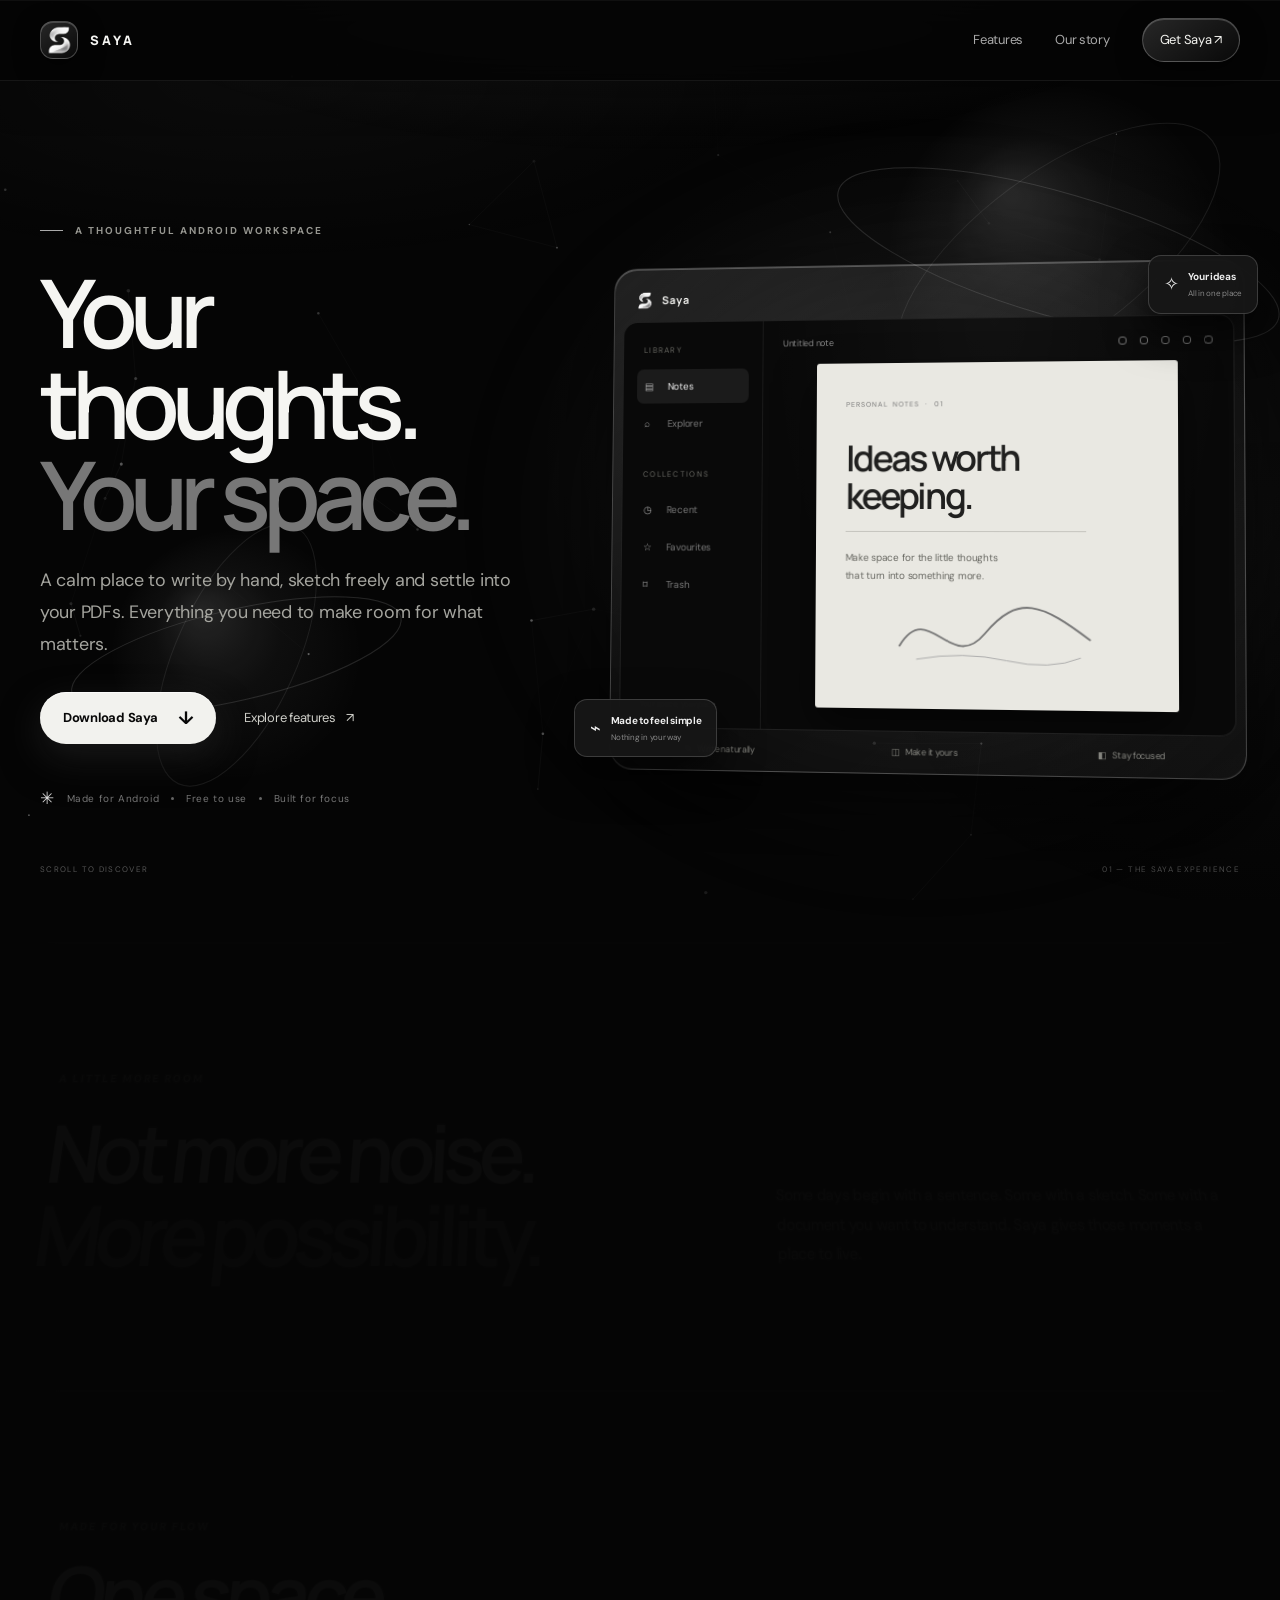
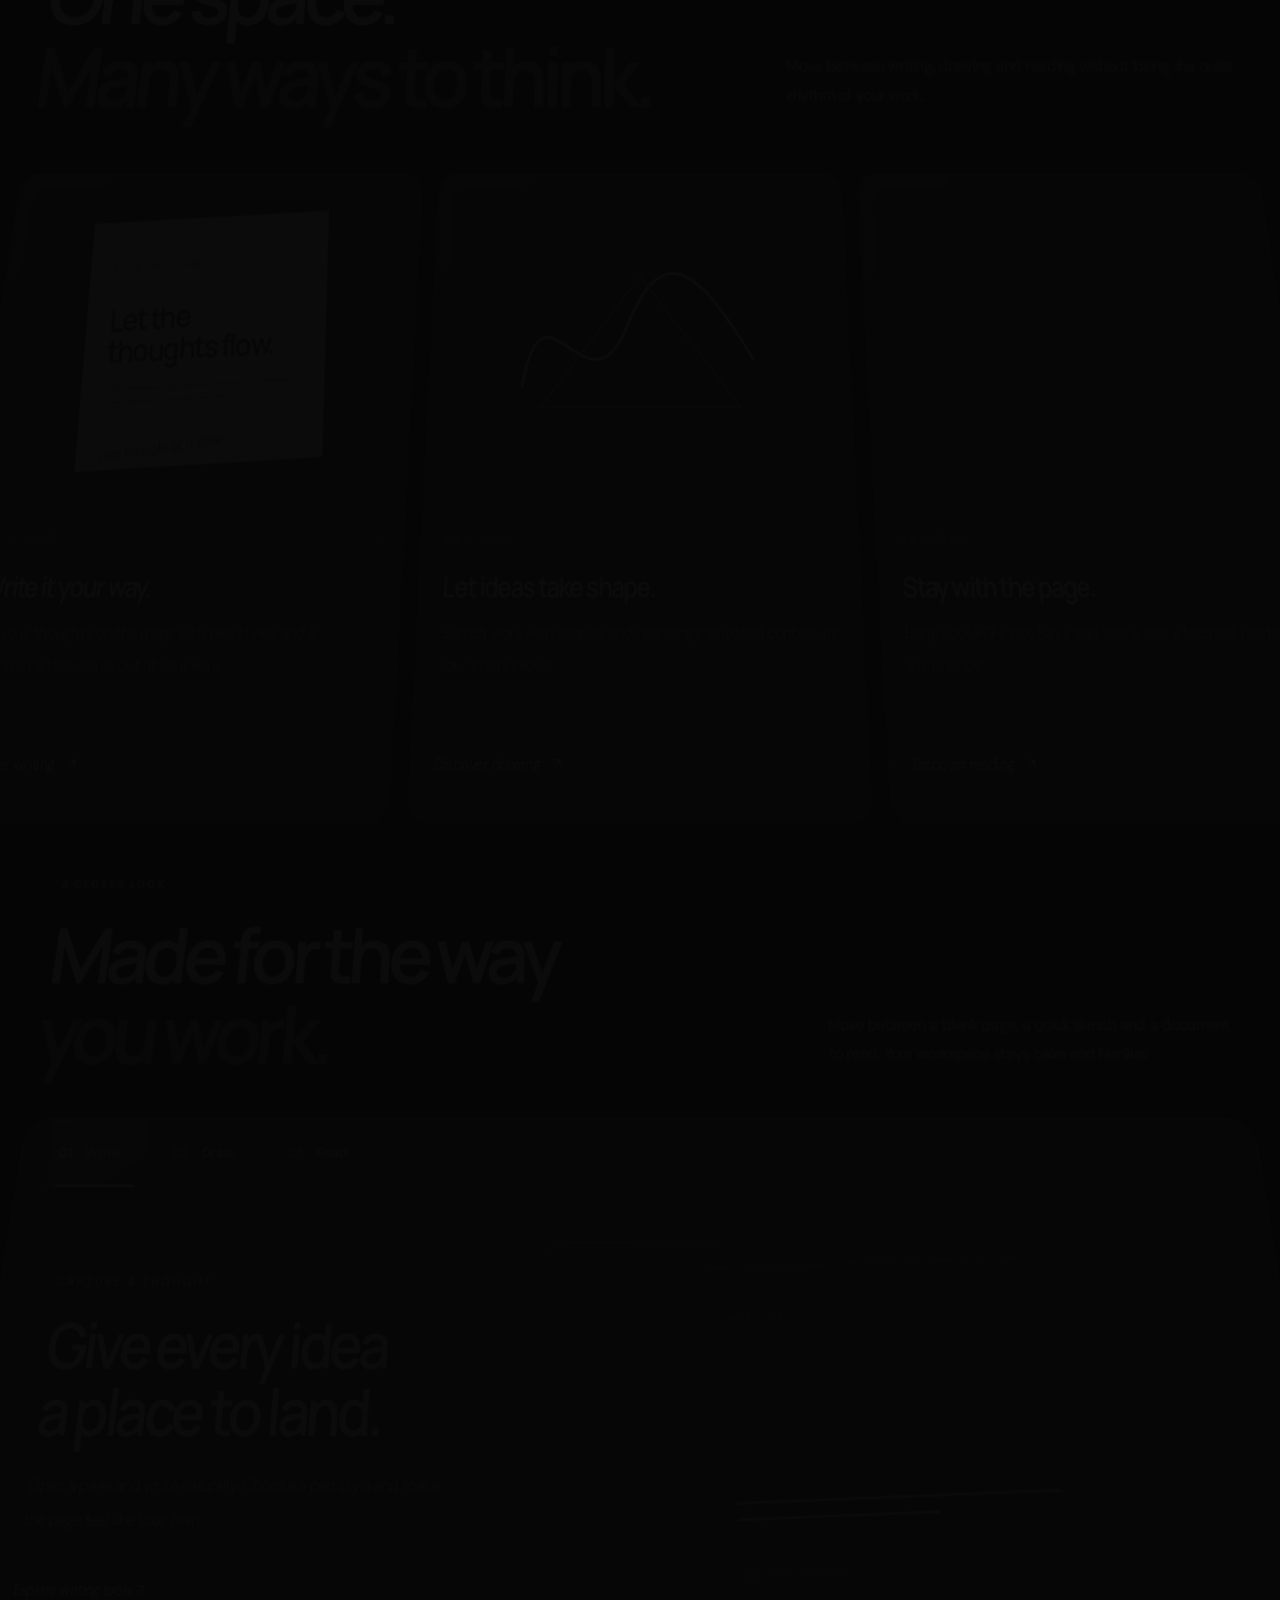
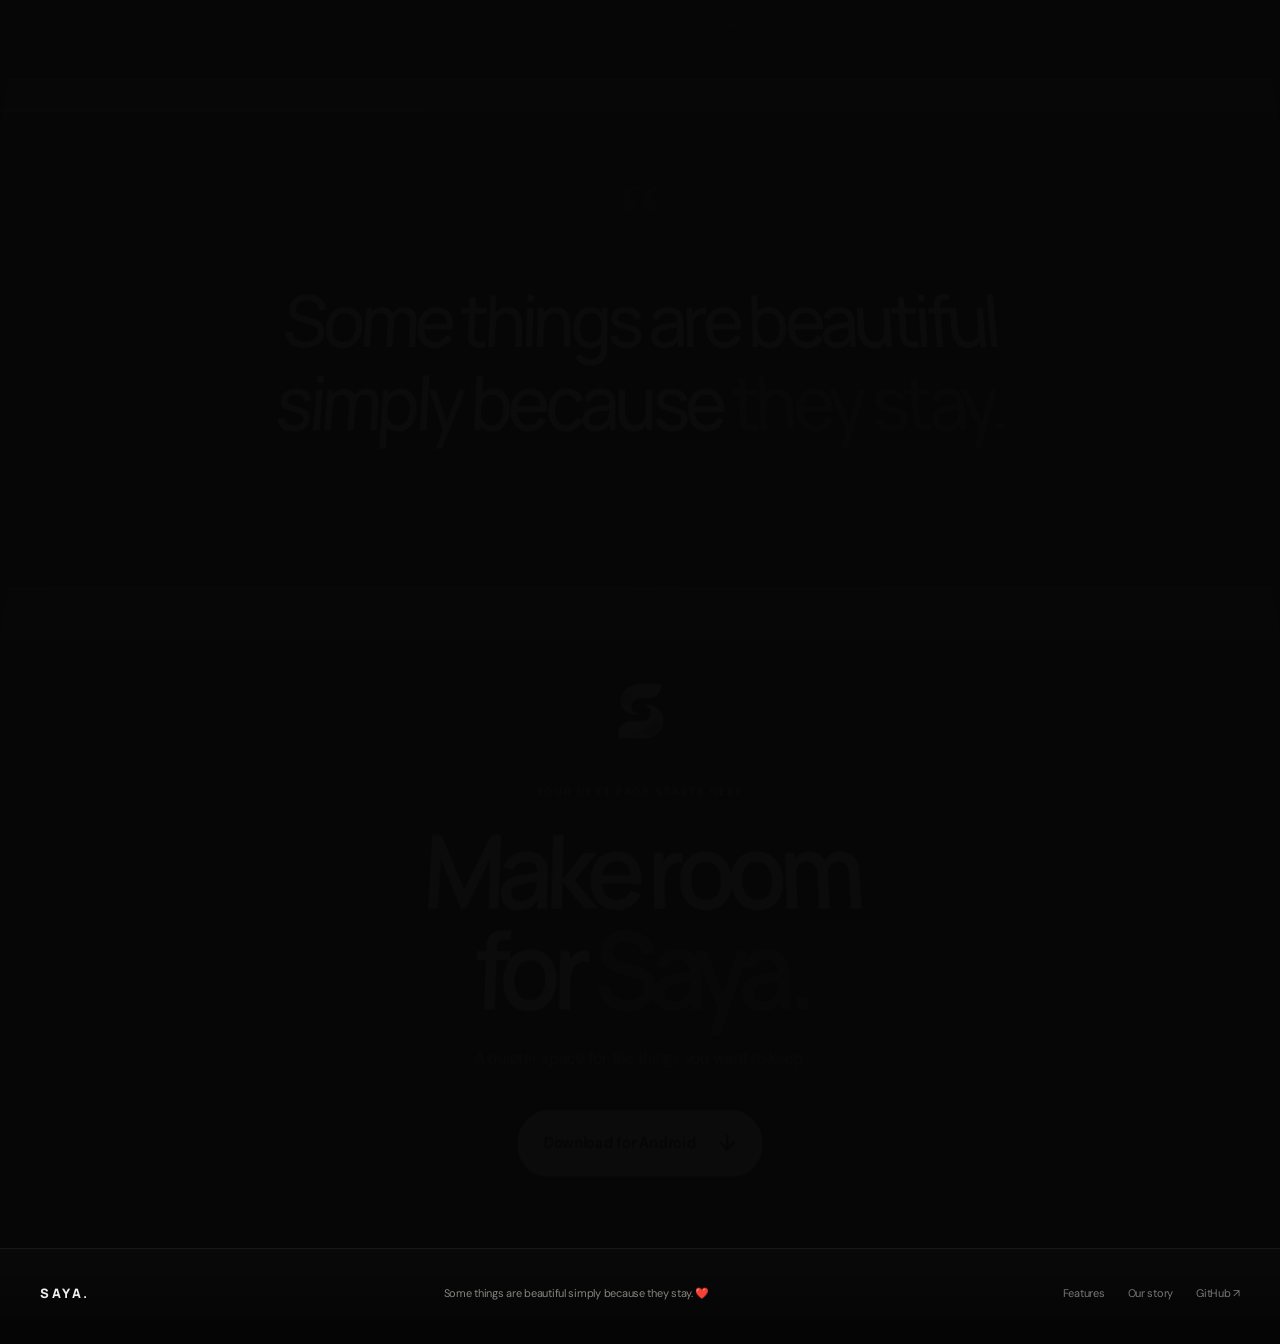
<file: index.html>
<!doctype html>
<html lang="en">
<head>
<meta charset="utf-8"><meta name="viewport" content="width=device-width,initial-scale=1">
<meta name="theme-color" content="#050505">
<meta name="description" content="Saya is a thoughtful Android workspace for handwriting, drawing and PDF reading.">
<meta property="og:type" content="website"><meta property="og:title" content="Saya — Some things are beautiful simply because they stay."><meta property="og:description" content="A quieter space to write, draw, read and keep the things that matter."><meta property="og:image" content="https://sayanotes.github.io/assets/saya-logo.webp">
<link rel="icon" type="image/webp" href="/assets/saya-logo.webp">
<link rel="stylesheet" href="/assets/site.css?v=live-6">
<title>Saya — A place for your thoughts</title>
</head>
<body class="saya-home">
<header class="site-header"><div class="wrap nav">
<a class="brand" href="/" aria-label="Saya home"><span class="brand-mark"><img src="/assets/saya-logo.webp" alt=""></span><span>SAYA</span></a>
<button class="menu-toggle" aria-label="Open navigation" aria-expanded="false">☰</button>
<nav class="nav-links" aria-label="Main navigation"><a href="/features.html">Features</a><a href="/about.html">Our story</a><a class="nav-cta" href="https://github.com/SayaNotes/sayanotes.github.io/releases/download/v1.0.1/Saya.apk" download="Saya.apk">Get Saya <span>↗</span></a></nav>
</div></header>
<main class="nw-site">
<section class="nw-hero">
<div class="nw-hero-copy">
<div class="nw-eyebrow"><span></span> A THOUGHTFUL ANDROID WORKSPACE</div>
<h1>Your thoughts.<br><span>Your space.</span></h1>
<p class="nw-lead">A calm place to write by hand, sketch freely and settle into your PDFs. Everything you need to make room for what matters.</p>
<div class="nw-actions"><a class="nw-button nw-button-light" href="https://github.com/SayaNotes/sayanotes.github.io/releases/download/v1.0.1/Saya.apk" download="Saya.apk">Download Saya <span>↓</span></a><a class="nw-text-link" href="/features.html">Explore features <span>↗</span></a></div>
<div class="nw-proof"><span class="nw-proof-mark">✳</span><span>Made for Android</span><i></i><span>Free to use</span><i></i><span>Built for focus</span></div>
</div>
<div class="nw-product-wrap" aria-label="Illustration of the Saya note-taking workspace">
<div class="nw-product-glow"></div>
<div class="nw-product-window">
<div class="nw-window-bar"><div class="nw-window-brand"><img src="/assets/saya-logo.webp" alt=""><span>Saya</span></div><div class="nw-window-actions"><b></b><b></b><b></b></div></div>
<div class="nw-workspace">
<aside class="nw-sidebar"><div class="nw-side-title">LIBRARY</div><div class="nw-side-item active"><span>▤</span> Notes</div><div class="nw-side-item"><span>⌕</span> Explorer</div><div class="nw-side-title nw-side-gap">COLLECTIONS</div><div class="nw-side-item"><span>◷</span> Recent</div><div class="nw-side-item"><span>☆</span> Favourites</div><div class="nw-side-item"><span>⌑</span> Trash</div><div class="nw-side-bottom">Your space, your pace.</div></aside>
<div class="nw-canvas-area"><div class="nw-canvas-toolbar"><span>Untitled note</span><div><i></i><i></i><i></i><i></i><i></i></div></div><div class="nw-paper"><small>PERSONAL NOTES&nbsp; · &nbsp;01</small><h2>Ideas worth<br>keeping.</h2><div class="nw-paper-stroke"></div><p>Make space for the little thoughts<br>that turn into something more.</p><svg viewBox="0 0 260 100" aria-hidden="true"><path d="M8 66 C45 5 74 102 117 50 S190 12 250 57" fill="none" stroke="#777" stroke-width="2.4" stroke-linecap="round"/><path d="M30 83 Q90 72 145 84 T238 80" fill="none" stroke="#aaa" stroke-width="1.2" stroke-linecap="round"/></svg></div></div>
</div>
<div class="nw-window-footer"><span>✎ &nbsp; Write naturally</span><span>◫ &nbsp; Make it yours</span><span>◧ &nbsp; Stay focused</span></div>
</div>
<div class="nw-float nw-float-top"><span>✧</span><div><b>Your ideas</b><small>All in one place</small></div></div>
<div class="nw-float nw-float-bottom"><span>⌁</span><div><b>Made to feel simple</b><small>Nothing in your way</small></div></div>
</div>
<div class="nw-hero-bottom"><span>SCROLL TO DISCOVER</span><span>01 — THE SAYA EXPERIENCE</span></div>
</section>
<section class="nw-intro nw-section">
<div class="nw-section-label">A LITTLE MORE ROOM</div><div class="nw-intro-grid"><h2>Not more noise.<br><span>More possibility.</span></h2><p>Some days begin with a sentence. Some with a sketch. Some with a document you want to understand. Saya gives those moments a place to live.</p></div>
</section>
<section class="nw-features nw-section" id="features">
<div class="nw-section-heading"><div><div class="nw-section-label">MADE FOR YOUR FLOW</div><h2>One space.<br><span>Many ways to think.</span></h2></div><p>Move between writing, drawing and reading without losing the quiet rhythm of your work.</p></div>
<div class="nw-feature-grid">
<article class="nw-feature nw-feature-writing"><div class="nw-feature-art"><div class="nw-writing-sheet"><small>01 / A FRESH PAGE</small><strong>Let the<br>thoughts flow.</strong><div class="nw-writing-line"></div><div class="nw-writing-line short"></div><div class="nw-hand-line">one thought at a time</div></div></div><div class="nw-feature-meta"><span>01 — WRITE</span><span>↗</span></div><h3>Write it your way.</h3><p>Put your thoughts on the page with pen styles and a workspace that stays out of your way.</p><a href="/features.html#write">Discover writing <span>↗</span></a></article>
<article class="nw-feature nw-feature-drawing"><div class="nw-feature-art"><div class="nw-drawing-sheet"><svg viewBox="0 0 320 200" aria-hidden="true"><path d="M35 145 C55 30 105 180 145 90 S225 35 280 120" fill="none" stroke="#eee" stroke-width="3" stroke-linecap="round"/><path d="M55 165 L160 40 L265 165 Z" fill="none" stroke="#858585" stroke-width="1.6"/><circle cx="160" cy="105" r="40" fill="none" stroke="#555" stroke-width="1.2" stroke-dasharray="4 5"/></svg></div></div><div class="nw-feature-meta"><span>02 — DRAW</span><span>↗</span></div><h3>Let ideas take shape.</h3><p>Sketch, work with shapes and rearrange selected content as your ideas evolve.</p><a href="/features.html#draw">Discover drawing <span>↗</span></a></article>
<article class="nw-feature nw-feature-reading"><div class="nw-feature-art"><div class="nw-reading-sheet"><div class="nw-reading-page"><small>CHAPTER 01</small><b>Read with<br>room to think.</b><i></i><i></i><i class="short"></i><i></i></div><div class="nw-reading-page second"><small>CHAPTER 02</small><b>Stay with<br>the details.</b><i></i><i class="short"></i><i></i></div></div></div><div class="nw-feature-meta"><span>03 — READ</span><span>↗</span></div><h3>Stay with the page.</h3><p>Bring your PDFs into Saya and settle into a focused reading experience.</p><a href="/features.html#read">Discover reading <span>↗</span></a></article>
</div>
</section>
<section class="nw-showcase nw-section" id="experience">
<div class="nw-section-label">A CLOSER LOOK</div>
<div class="nw-showcase-heading"><h2>Made for the way<br><span>you work.</span></h2><p>Move between a blank page, a quick sketch and a document to read. Your workspace stays calm and familiar.</p></div>
<div class="nw-showcase-shell">
<div class="nw-showcase-tabs" role="tablist" aria-label="Explore Saya features">
<button class="nw-showcase-tab is-active" id="saya-tab-write" role="tab" aria-selected="true" aria-controls="saya-panel-write" data-saya-tab="write">01 <span>Write</span></button>
<button class="nw-showcase-tab" id="saya-tab-draw" role="tab" aria-selected="false" aria-controls="saya-panel-draw" data-saya-tab="draw">02 <span>Draw</span></button>
<button class="nw-showcase-tab" id="saya-tab-read" role="tab" aria-selected="false" aria-controls="saya-panel-read" data-saya-tab="read">03 <span>Read</span></button>
</div>
<div class="nw-showcase-panel is-active" id="saya-panel-write" role="tabpanel" aria-labelledby="saya-tab-write" data-saya-panel="write">
<div class="nw-showcase-copy"><div class="nw-section-label">CAPTURE A THOUGHT</div><h3>Give every idea<br>a place to land.</h3><p>Open a page and write naturally. Choose a pen style and make the page feel like your own.</p><a href="/features.html#write">Explore writing tools ↗</a></div>
<div class="nw-showcase-art"><div class="nw-showcase-paper"><small>NOTE  /  001</small><strong>A thought<br>worth keeping.</strong><i></i><i class="short"></i><em>one line at a time</em></div></div>
</div>
<div class="nw-showcase-panel" id="saya-panel-draw" role="tabpanel" aria-labelledby="saya-tab-draw" data-saya-panel="draw" hidden>
<div class="nw-showcase-copy"><div class="nw-section-label">THINK VISUALLY</div><h3>Let your ideas<br>take shape.</h3><p>Sketch freely, work with shapes and use lasso selection to move, resize or rotate selected content.</p><a href="/features.html#draw">Explore drawing tools ↗</a></div>
<div class="nw-showcase-art"><div class="nw-showcase-canvas"><svg viewBox="0 0 360 230" aria-hidden="true"><path d="M28 160 C65 20 100 205 155 103 S255 36 328 130" fill="none" stroke="#eee" stroke-width="3" stroke-linecap="round"/><path d="M66 185 L178 38 L292 185 Z" fill="none" stroke="#999" stroke-width="2"/><circle cx="178" cy="112" r="47" fill="none" stroke="#555" stroke-width="1.5" stroke-dasharray="5 7"/></svg></div></div>
</div>
<div class="nw-showcase-panel" id="saya-panel-read" role="tabpanel" aria-labelledby="saya-tab-read" data-saya-panel="read" hidden>
<div class="nw-showcase-copy"><div class="nw-section-label">MAKE SPACE TO READ</div><h3>Stay with<br>what matters.</h3><p>Bring PDFs into Saya and move through your documents in a focused reading workspace.</p><a href="/features.html#read">Explore PDF reading ↗</a></div>
<div class="nw-showcase-art"><div class="nw-showcase-pages"><div><small>CHAPTER 01</small><b>Read with<br>room to think.</b><i></i><i></i><i class="short"></i></div><div><small>CHAPTER 02</small><b>Stay with<br>the details.</b><i></i><i class="short"></i><i></i></div></div></div>
</div>
</div>
</section>
<section class="nw-quote"><div class="nw-quote-mark">“</div><blockquote>Some things are beautiful<br>simply because <span>they stay.</span></blockquote><p>THE THOUGHT BEHIND SAYA</p></section>
<section class="nw-download" id="download"><div class="nw-download-glow"></div><div class="nw-download-content"><img src="/assets/saya-logo.webp" alt="Saya app logo"><div class="nw-section-label">YOUR NEXT PAGE STARTS HERE</div><h2>Make room<br>for <span>Saya.</span></h2><p>A quieter space for the things you want to keep.</p><a class="nw-button nw-button-light" href="https://github.com/SayaNotes/sayanotes.github.io/releases/download/v1.0.1/Saya.apk" download="Saya.apk">Download for Android <span>↓</span></a><div class="nw-version">VERSION 1.0.1 <i></i> FREE <i></i> ANDROID</div><a class="nw-release" href="https://github.com/SayaNotes/sayanotes.github.io/releases/tag/v1.0.1" target="_blank" rel="noopener">View release details ↗</a></div></section>
</main>
<footer class="site-footer"><div class="wrap footer-row"><a class="footer-brand" href="/">SAYA.</a><span class="footer-note">Some things are beautiful simply because they stay. ❤️</span><div class="footer-links"><a href="/features.html">Features</a><a href="/about.html">Our story</a><a href="https://github.com/SayaNotes" target="_blank" rel="noopener">GitHub ↗</a></div></div></footer>
<script src="/assets/site.js?v=live-6" defer></script>
</body></html>
</file>
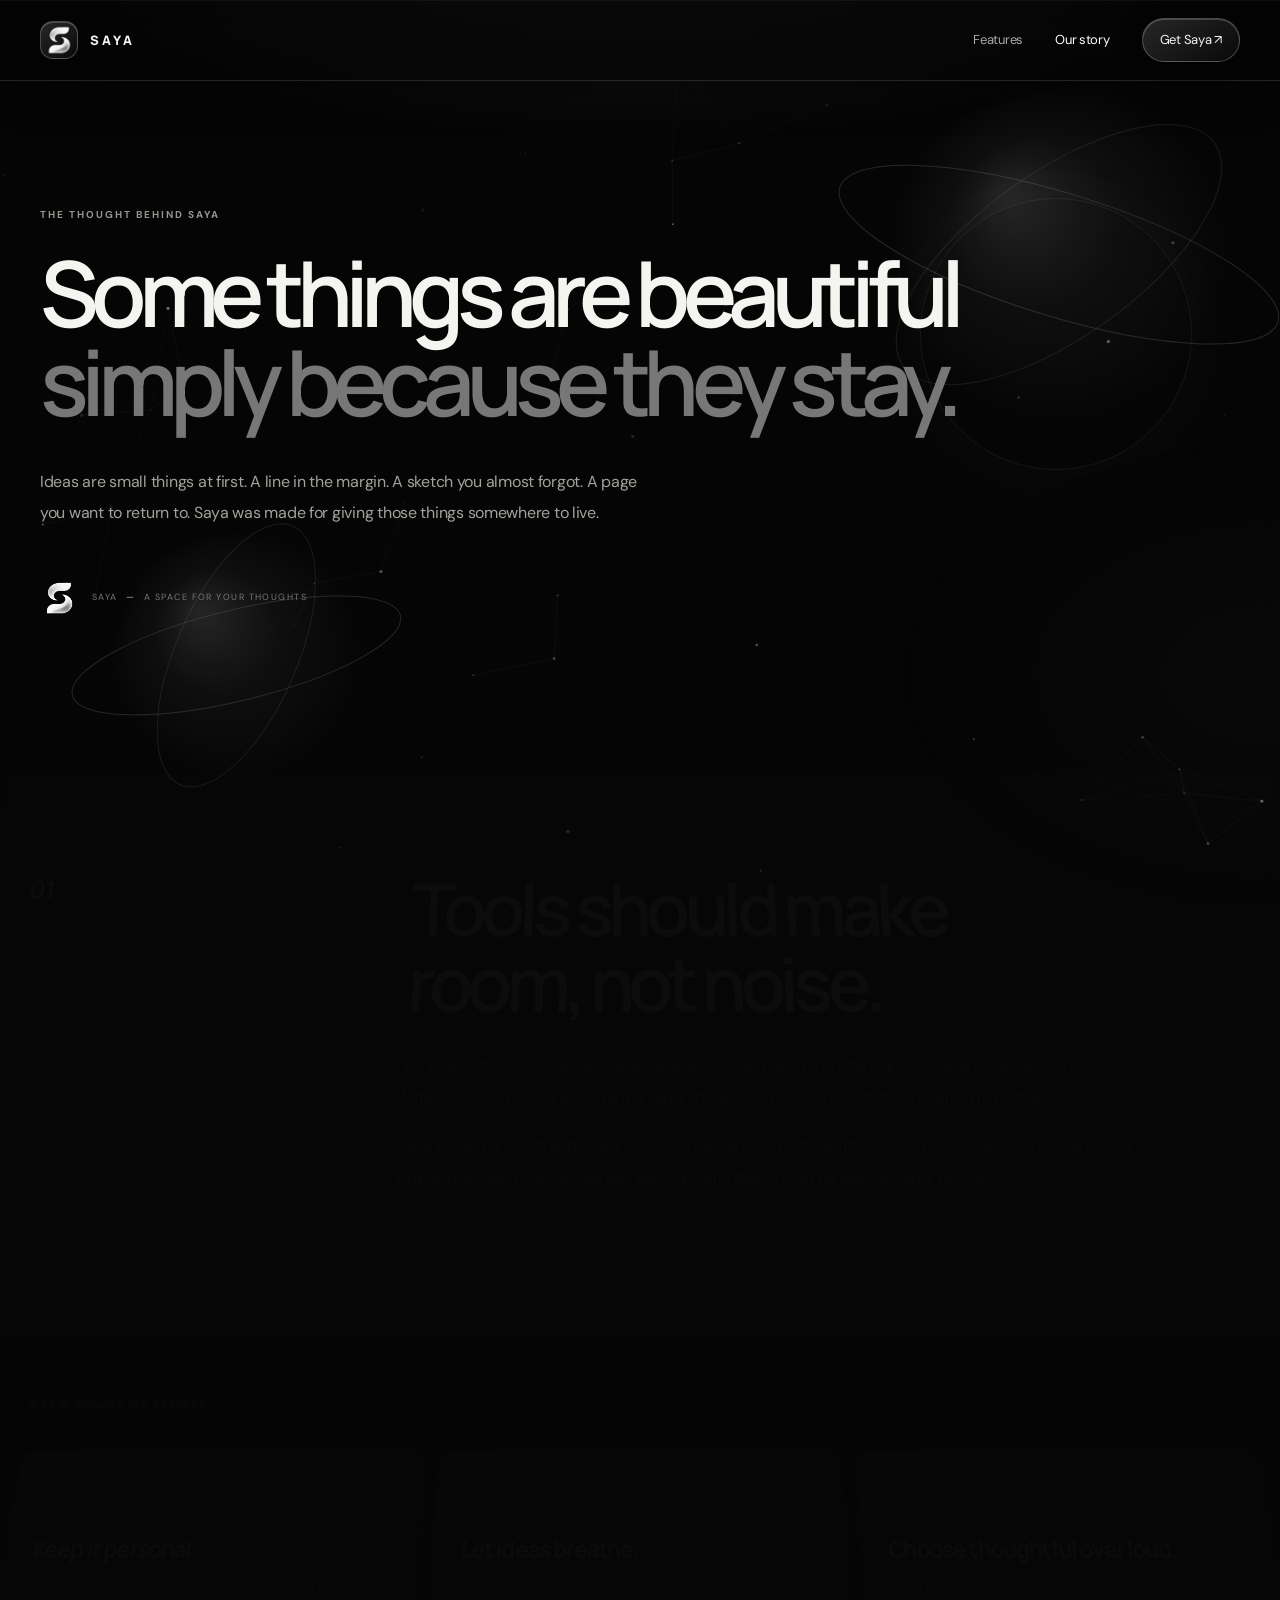
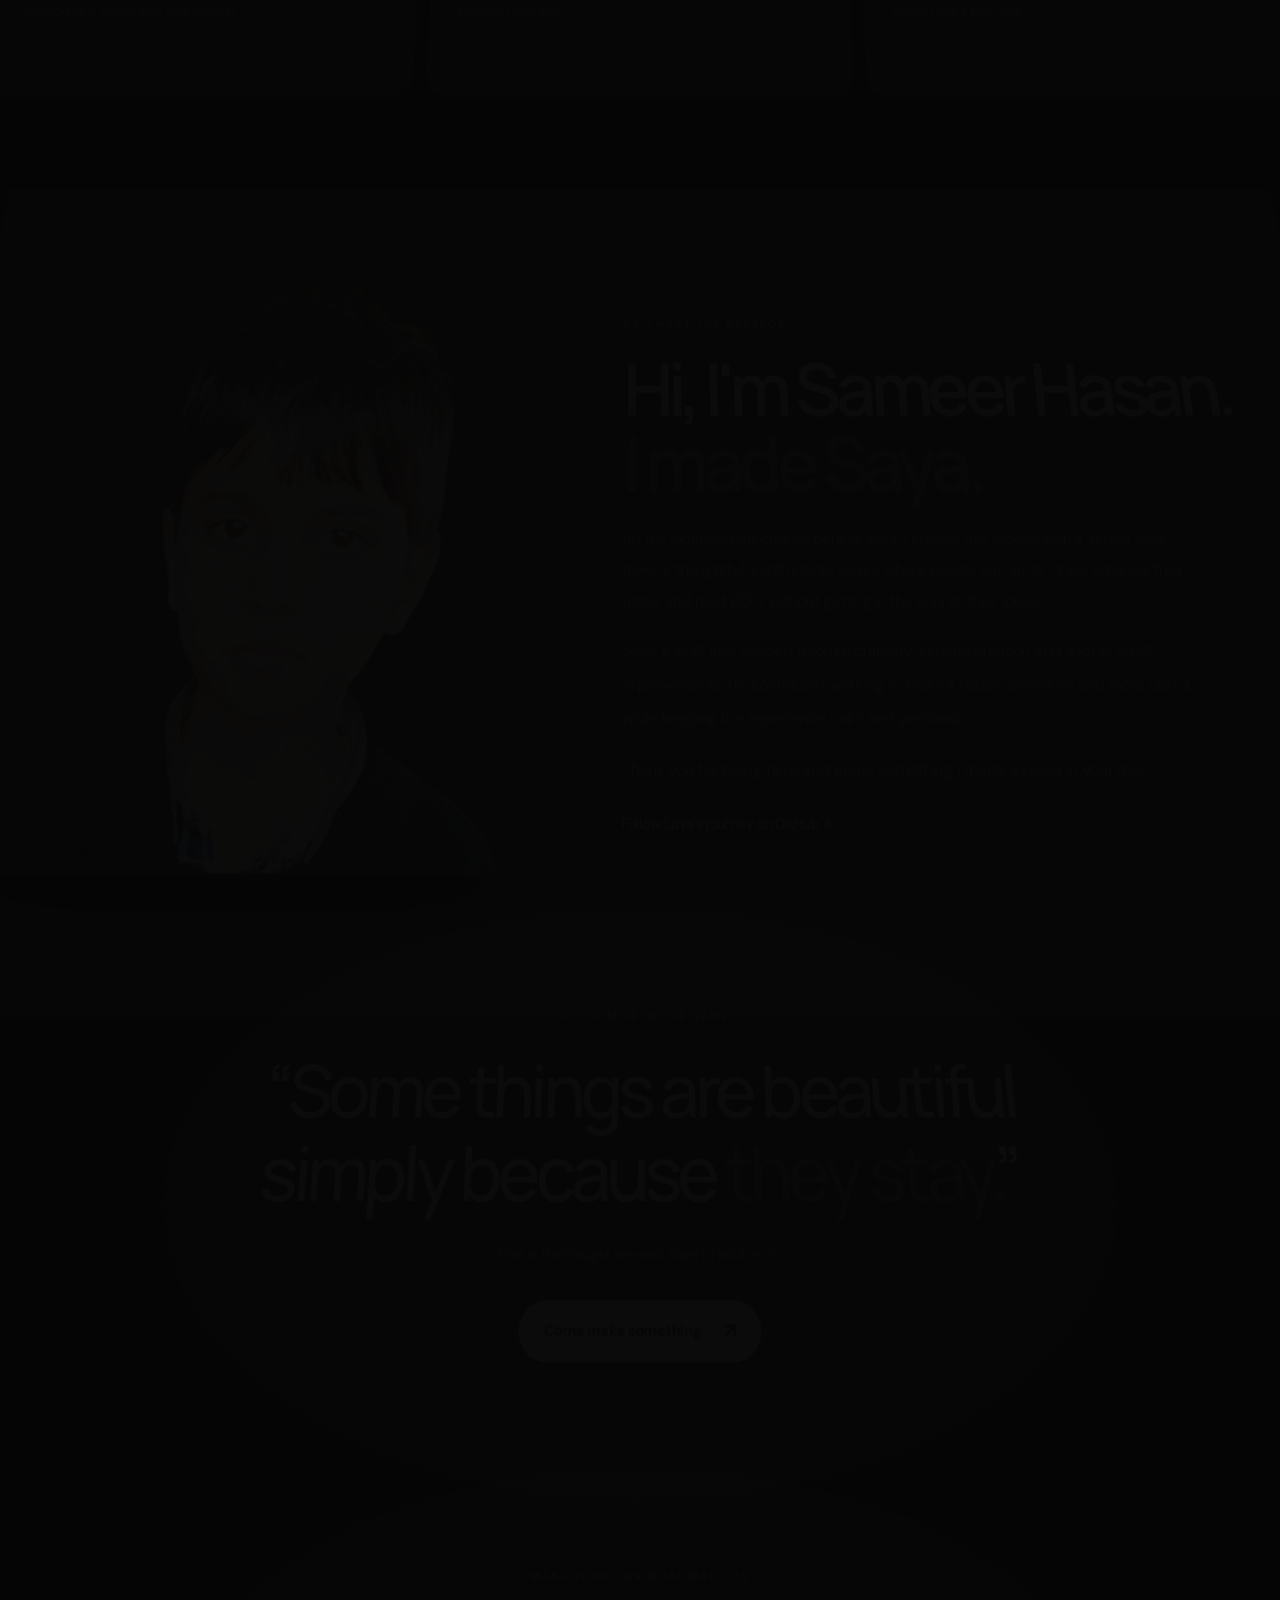
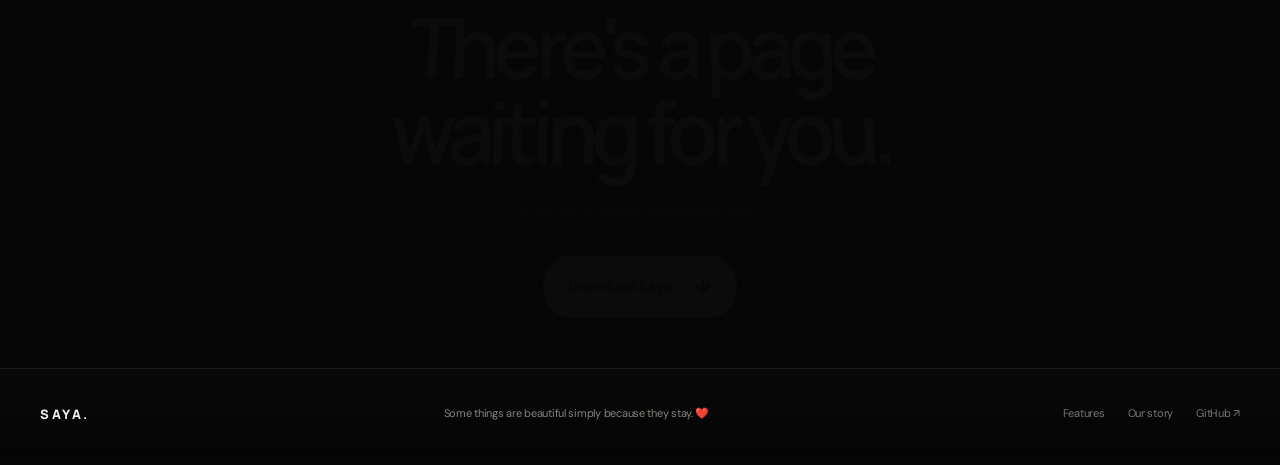
<file: about.html>
<!doctype html>
<html lang="en">
<head>
<meta charset="utf-8"><meta name="viewport" content="width=device-width,initial-scale=1">
<meta name="theme-color" content="#050505">
<meta name="description" content="The story behind Saya: an independent Android workspace built with care for writing, drawing and reading.">
<meta property="og:type" content="website"><meta property="og:title" content="Our story — Saya"><meta property="og:description" content="Some things are beautiful simply because they stay."><meta property="og:image" content="https://sayanotes.github.io/assets/saya-logo.webp">
<link rel="icon" type="image/webp" href="/assets/saya-logo.webp"><link rel="stylesheet" href="/assets/site.css?v=live-6">
<title>Our story — Saya</title>
</head>
<body class="saya-inner-page">
<header class="site-header"><div class="wrap nav">
<a class="brand" href="/" aria-label="Saya home"><span class="brand-mark"><img src="/assets/saya-logo.webp" alt=""></span><span>SAYA</span></a>
<button class="menu-toggle" aria-label="Open navigation" aria-expanded="false">☰</button>
<nav class="nav-links" aria-label="Main navigation"><a href="/features.html">Features</a><a href="/about.html" aria-current="page">Our story</a><a class="nav-cta" href="https://github.com/SayaNotes/sayanotes.github.io/releases/download/v1.0.1/Saya.apk" download="Saya.apk">Get Saya <span>↗</span></a></nav>
</div></header>
<main>
<section class="story-hero wrap"><div class="nw-section-label">THE THOUGHT BEHIND SAYA</div><h1>Some things are beautiful<br><span>simply because they stay.</span></h1><p>Ideas are small things at first. A line in the margin. A sketch you almost forgot. A page you want to return to. Saya was made for giving those things somewhere to live.</p><div class="story-hero-signature"><img src="/assets/saya-logo.webp" alt="Saya logo"><span>SAYA <i>—</i> A SPACE FOR YOUR THOUGHTS</span></div></section>
<section class="story-manifesto"><div class="wrap manifesto-grid"><div class="manifesto-number">01 <span>— THE WHY</span></div><div><h2>Tools should make<br>room, not noise.</h2><p>We believe the best creative tools know when to step back. When the page is clear and the controls feel familiar, you can spend less time managing the app and more time with the thought in front of you.</p><p>Saya brings handwriting, drawing and PDF reading into one thoughtful Android workspace. It is built around a simple idea: your notes should feel like yours, and they should be easy to come back to.</p></div></div></section>
<section class="story-values wrap"><div class="nw-section-label">A FEW THINGS WE BELIEVE</div><div class="values-grid"><article><span>01</span><h3>Keep it personal.</h3><p>Your notes are your space. The experience should feel comfortable, adaptable and familiar.</p></article><article><span>02</span><h3>Let ideas breathe.</h3><p>Writing, sketching and reading each deserve enough room to happen naturally.</p></article><article><span>03</span><h3>Choose thoughtful over loud.</h3><p>Good design is not about adding more. It is about making the useful things feel right.</p></article></div></section>
<section class="story-origin"><div class="wrap origin-grid"><div class="origin-visual creator-photo"><img src="/assets/accfd965-c010-479a-b0eb-f60e287a0022-Photoroom.png" alt="Sameer Hasan, creator of Saya"></div><div class="origin-copy"><div class="nw-section-label">04 / MEET THE CREATOR</div><h2>Hi, I'm Sameer Hasan.<br><span>I made Saya.</span></h2><p>I'm the independent creator behind Saya. I started this project with a simple idea: make a thoughtful, comfortable space where people can write, draw, organise their notes and read PDFs without getting in the way of their ideas.</p><p>Saya is built and shaped through curiosity, experimentation and a lot of small improvements. I'm continually working to make it faster, smoother and more useful, while keeping the experience calm and personal.</p><p class="creator-signoff">Thank you for being here and giving something I made a place in your day.</p><a class="inner-inline-link" href="https://github.com/SayaNotes" target="_blank" rel="noopener">Follow Saya's journey on GitHub ↗</a></div></div></section>
<section class="story-last"><div class="nw-section-label">THE PROMISE IN THE NAME</div><blockquote>“Some things are beautiful<br>simply because <span>they stay.</span>”</blockquote><p>That is the thought we want Saya to hold on to.</p><a class="nw-button nw-button-light" href="https://github.com/SayaNotes/sayanotes.github.io/releases/download/v1.0.1/Saya.apk" download="Saya.apk">Come make something <span>↗</span></a></section>
<section class="inner-end"><div class="nw-section-label">MAKE ROOM FOR WHAT MATTERS</div><h2>There's a page<br>waiting for you.</h2><p>Start with a thought. See where it goes.</p><a class="nw-button nw-button-light" href="https://github.com/SayaNotes/sayanotes.github.io/releases/download/v1.0.1/Saya.apk" download="Saya.apk">Download Saya <span>↓</span></a></section>
</main>
<footer class="site-footer"><div class="wrap footer-row"><a class="footer-brand" href="/">SAYA.</a><span class="footer-note">Some things are beautiful simply because they stay. ❤️</span><div class="footer-links"><a href="/features.html">Features</a><a href="/about.html">Our story</a><a href="https://github.com/SayaNotes" target="_blank" rel="noopener">GitHub ↗</a></div></div></footer>
<script src="/assets/site.js?v=live-6" defer></script>
</body></html>
</file>
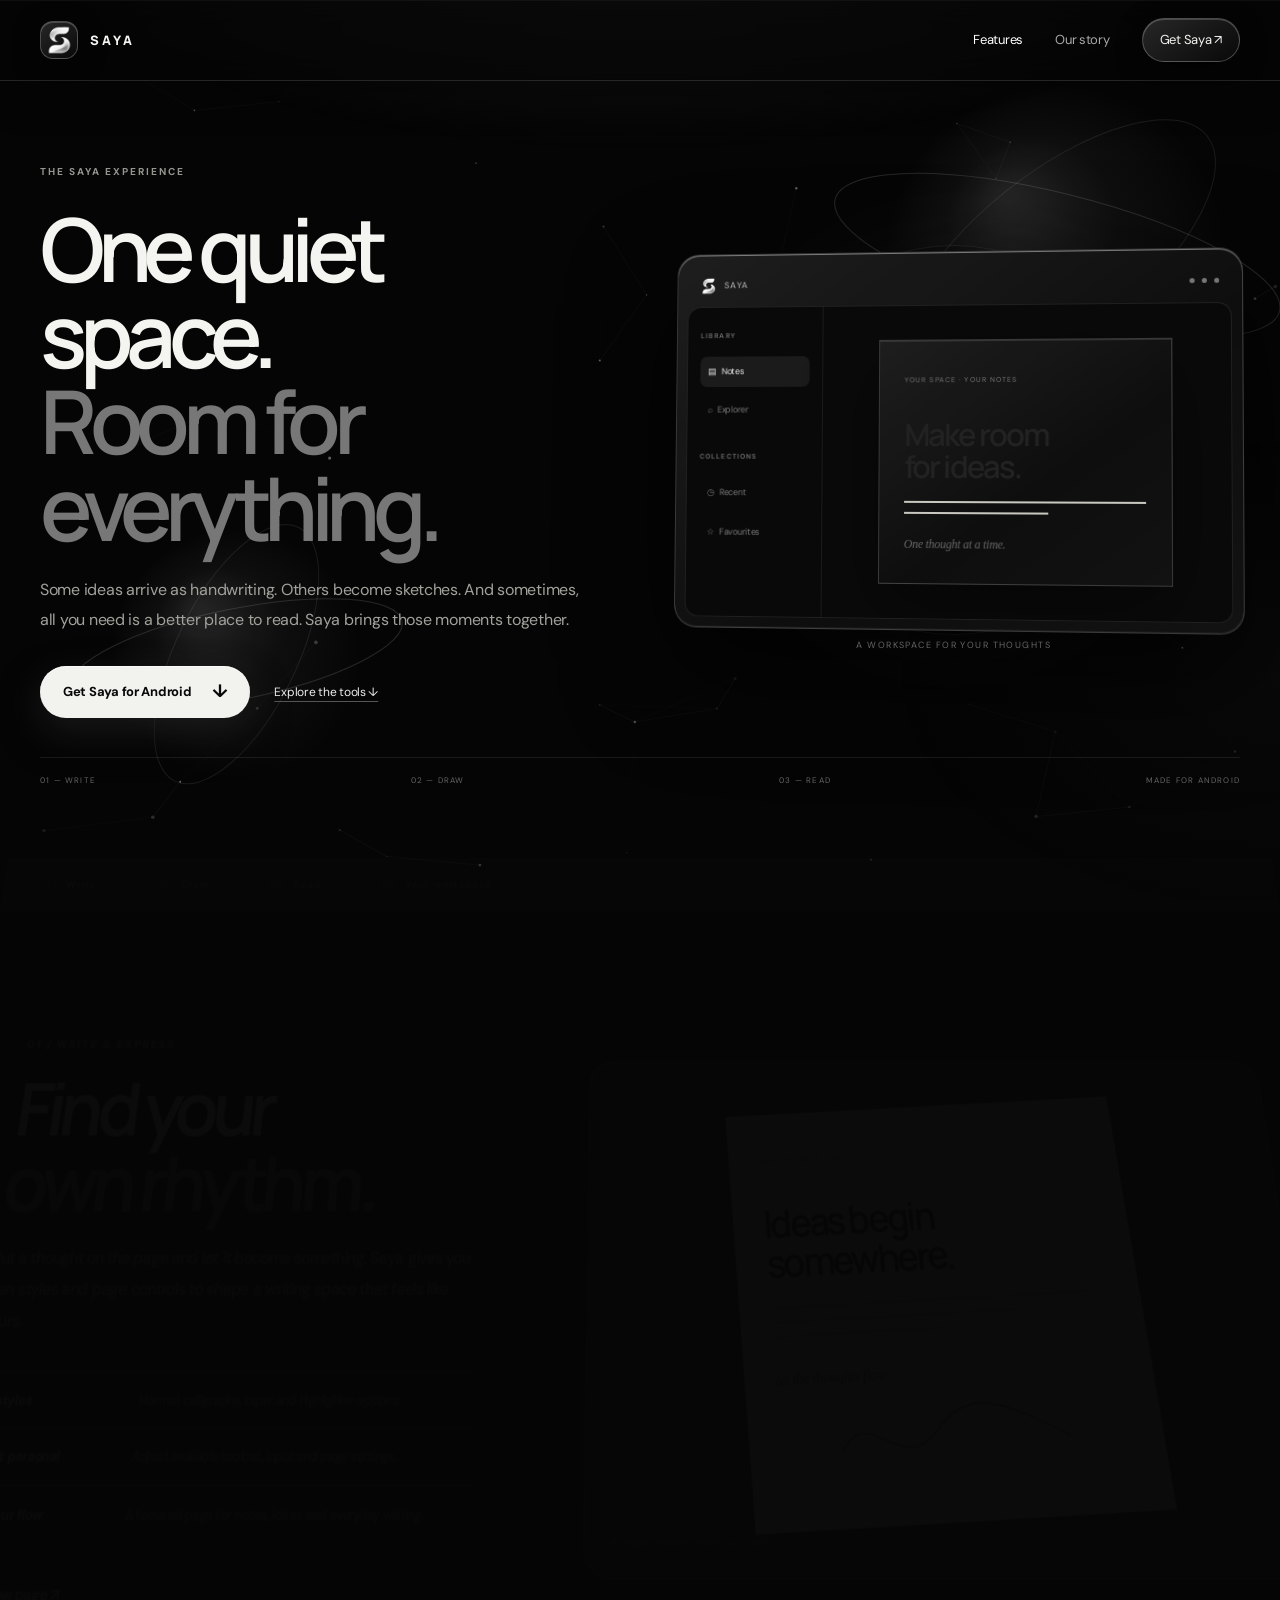
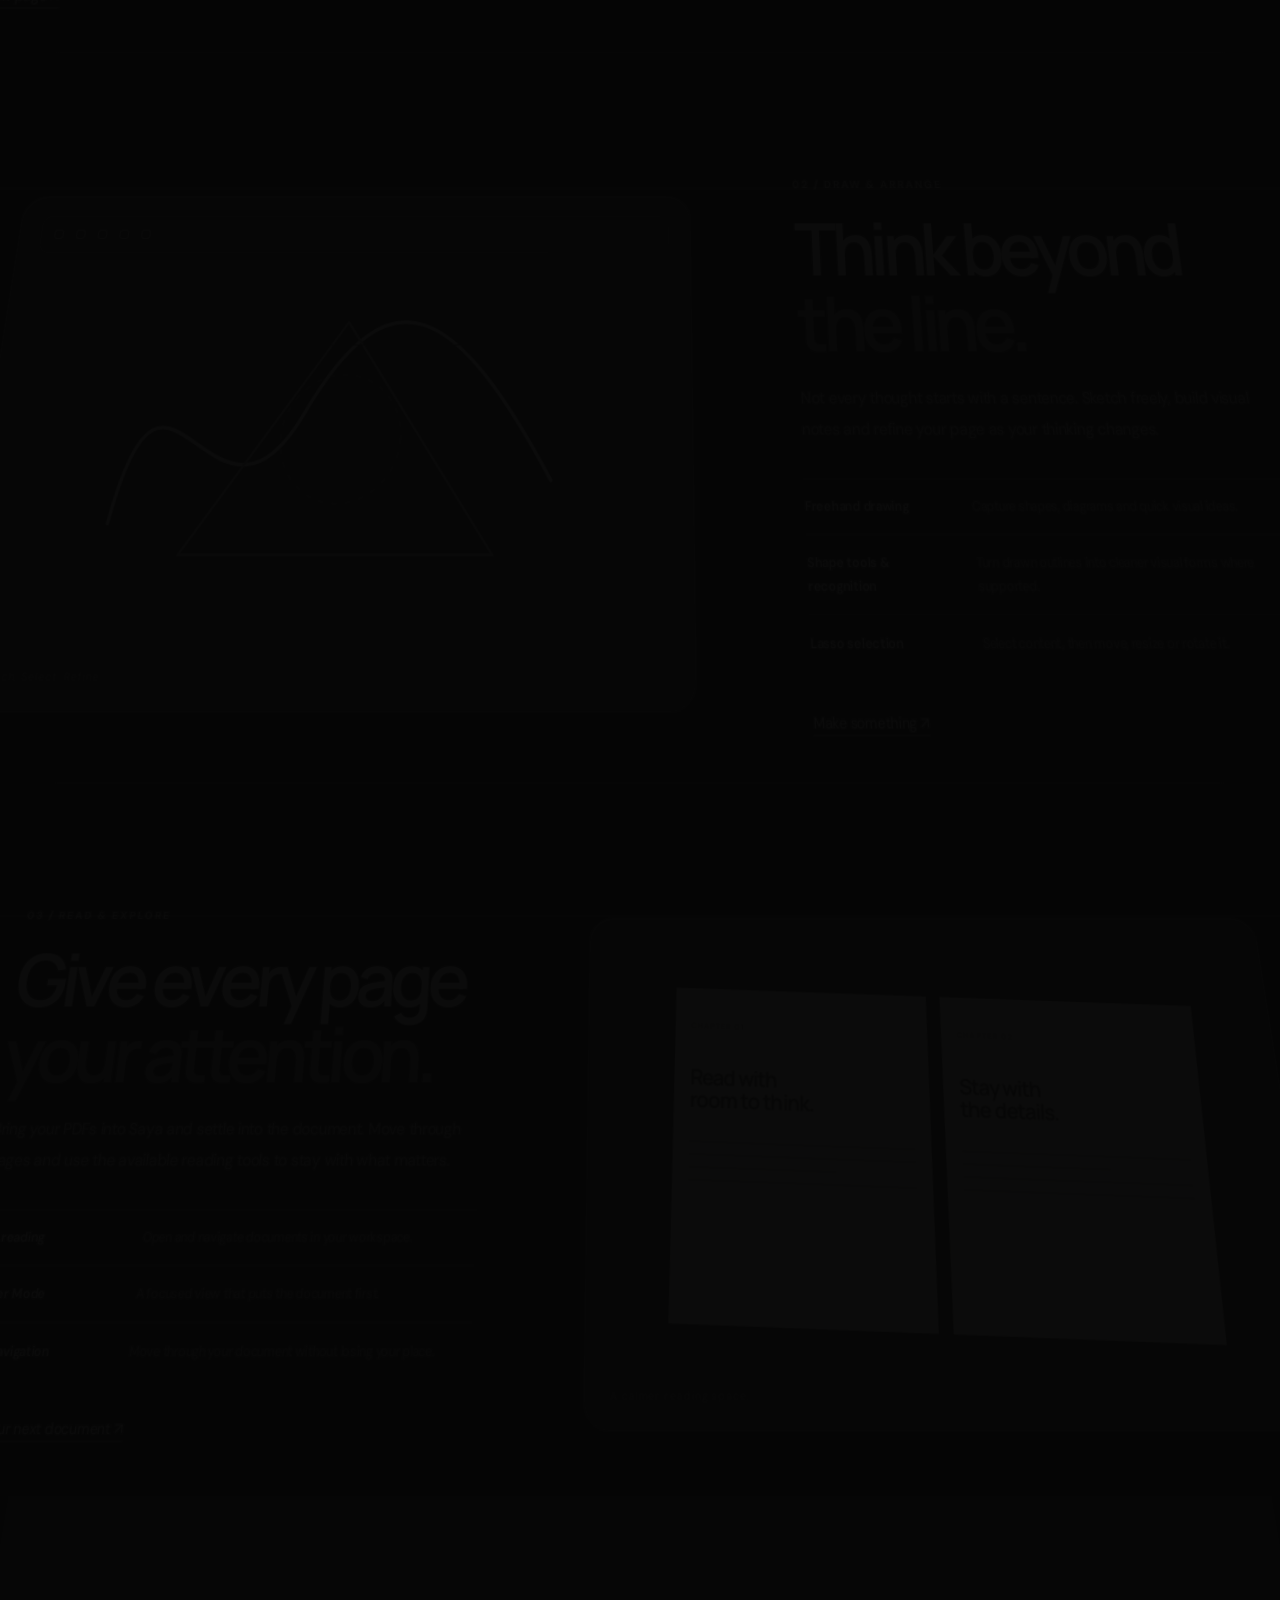
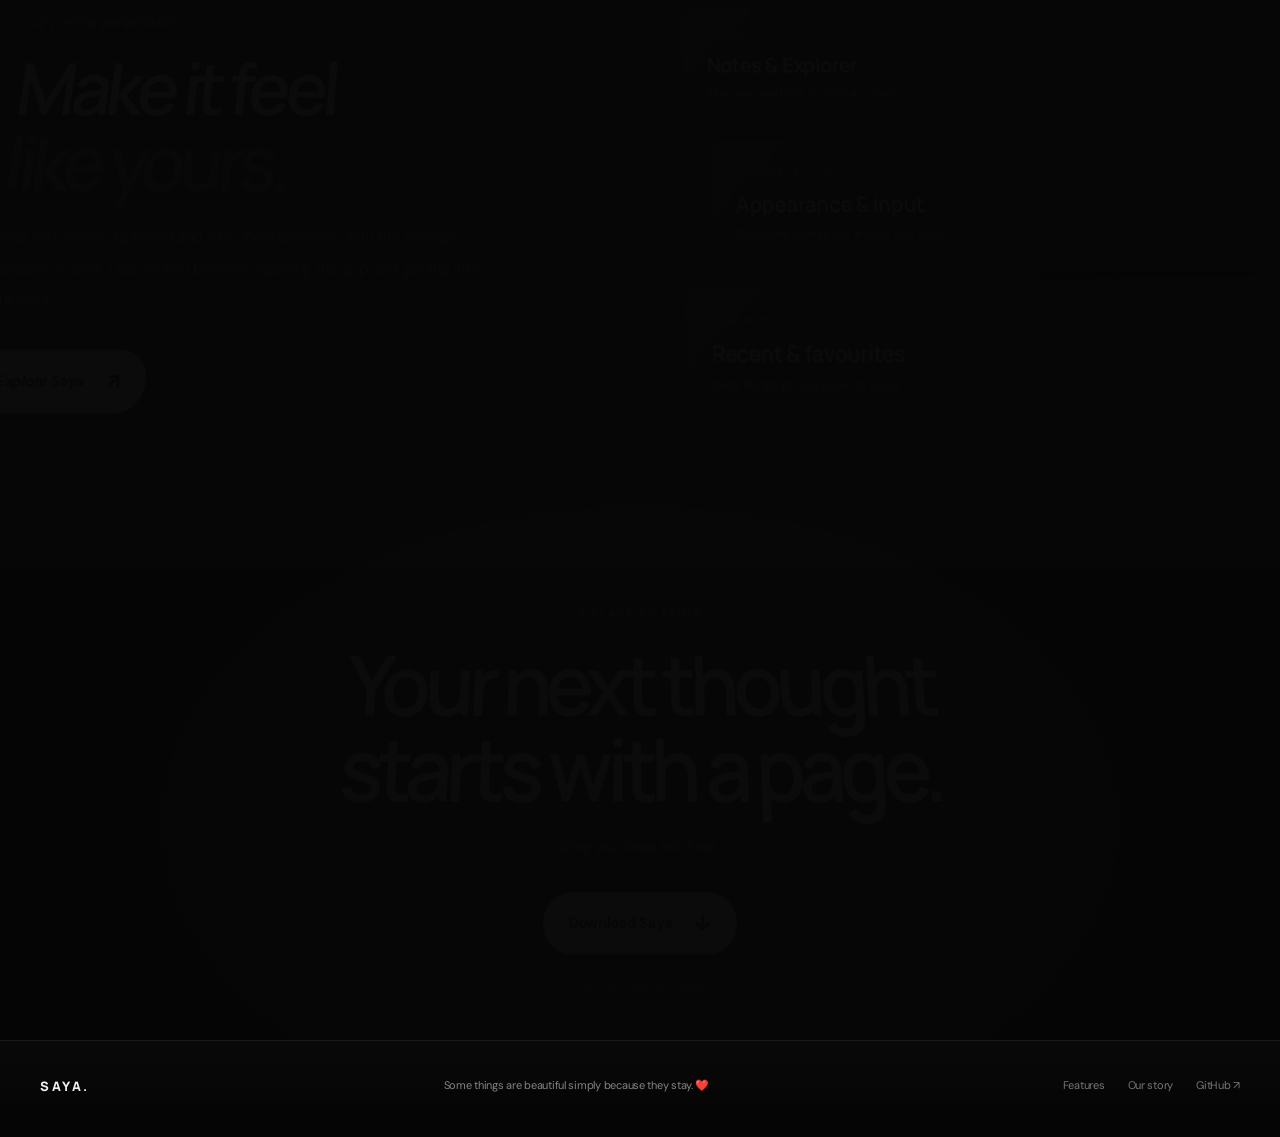
<file: features.html>
<!doctype html>
<html lang="en">
<head>
<meta charset="utf-8"><meta name="viewport" content="width=device-width,initial-scale=1">
<meta name="theme-color" content="#050505">
<meta name="description" content="Explore Saya: handwriting, pen styles, drawing, lasso selection, PDF reading and a workspace you can make your own.">
<meta property="og:type" content="website"><meta property="og:title" content="Explore Saya — Write, draw and read"><meta property="og:description" content="A thoughtful Android workspace for the way ideas happen."><meta property="og:image" content="https://sayanotes.github.io/assets/saya-logo.webp">
<link rel="icon" type="image/webp" href="/assets/saya-logo.webp"><link rel="stylesheet" href="/assets/site.css?v=live-6">
<title>Features — Saya</title>
</head>
<body class="saya-inner-page">
<header class="site-header"><div class="wrap nav">
<a class="brand" href="/" aria-label="Saya home"><span class="brand-mark"><img src="/assets/saya-logo.webp" alt=""></span><span>SAYA</span></a>
<button class="menu-toggle" aria-label="Open navigation" aria-expanded="false">☰</button>
<nav class="nav-links" aria-label="Main navigation"><a href="/features.html" aria-current="page">Features</a><a href="/about.html">Our story</a><a class="nav-cta" href="https://github.com/SayaNotes/sayanotes.github.io/releases/download/v1.0.1/Saya.apk" download="Saya.apk">Get Saya <span>↗</span></a></nav>
</div></header>
<main>
<section class="inner-hero wrap">
<div class="inner-hero-copy"><div class="nw-section-label">THE SAYA EXPERIENCE</div><h1>One quiet space.<br><span>Room for everything.</span></h1><p>Some ideas arrive as handwriting. Others become sketches. And sometimes, all you need is a better place to read. Saya brings those moments together.</p><div class="inner-hero-actions"><a class="nw-button nw-button-light" href="https://github.com/SayaNotes/sayanotes.github.io/releases/download/v1.0.1/Saya.apk" download="Saya.apk">Get Saya for Android <span>↓</span></a><a class="inner-inline-link" href="#write">Explore the tools ↓</a></div></div>
<div class="inner-hero-art"><div class="inner-hero-orbit"></div><div class="inner-app-frame"><div class="inner-app-top"><span><img src="/assets/saya-logo.webp" alt=""> SAYA</span><i></i><i></i><i></i></div><div class="inner-app-body"><aside><b>LIBRARY</b><span class="selected">▤ &nbsp; Notes</span><span>⌕ &nbsp; Explorer</span><b>COLLECTIONS</b><span>◷ &nbsp; Recent</span><span>☆ &nbsp; Favourites</span></aside><div class="inner-app-page"><small>YOUR SPACE · YOUR NOTES</small><strong>Make room<br>for ideas.</strong><i></i><i class="short"></i><em>One thought at a time.</em></div></div></div><div class="inner-art-caption">A workspace for your thoughts</div></div>
<div class="inner-hero-foot"><span>01 — WRITE</span><span>02 — DRAW</span><span>03 — READ</span><span>MADE FOR ANDROID</span></div>
</section>
<nav class="feature-jump" aria-label="Feature sections"><div class="wrap"><a href="#write">01 <span>Write</span></a><a href="#draw">02 <span>Draw</span></a><a href="#read">03 <span>Read</span></a><a href="#workspace">04 <span>Your workspace</span></a></div></nav>
<section class="feature-story wrap" id="write">
<div class="feature-story-copy"><div class="nw-section-label">01 / WRITE & EXPRESS</div><h2>Find your<br><span>own rhythm.</span></h2><p>Put a thought on the page and let it become something. Saya gives you pen styles and page controls to shape a writing space that feels like yours.</p><ul class="feature-points"><li><b>Pen styles</b><span>Normal, calligraphy, taper and highlighter options.</span></li><li><b>Make it personal</b><span>Adjust available toolbar, input and page settings.</span></li><li><b>Keep your flow</b><span>A focused page for notes, ideas and everyday writing.</span></li></ul><a class="inner-inline-link" href="/#download">Start a new page ↗</a></div>
<div class="feature-visual write-visual"><div class="feature-paper"><small>NOTE TO SELF / 001</small><strong>Ideas begin<br>somewhere.</strong><div class="paper-rule"></div><div class="paper-rule mid"></div><div class="paper-rule short"></div><em>let the thoughts flow</em><svg viewBox="0 0 300 90" aria-hidden="true"><path d="M8 57 C43 0 79 90 126 40 S215 12 290 52" fill="none" stroke="#666" stroke-width="2" stroke-linecap="round"/></svg></div><span class="visual-note">A page, ready when you are.</span></div>
</section>
<section class="feature-story feature-story-reverse wrap" id="draw">
<div class="feature-story-copy"><div class="nw-section-label">02 / DRAW & ARRANGE</div><h2>Think beyond<br><span>the line.</span></h2><p>Not every thought starts with a sentence. Sketch freely, build visual notes and refine your page as your thinking changes.</p><ul class="feature-points"><li><b>Freehand drawing</b><span>Capture shapes, diagrams and quick visual ideas.</span></li><li><b>Shape tools & recognition</b><span>Turn drawn outlines into cleaner visual forms where supported.</span></li><li><b>Lasso selection</b><span>Select content, then move, resize or rotate it.</span></li></ul><a class="inner-inline-link" href="/#download">Make something ↗</a></div>
<div class="feature-visual draw-visual"><div class="draw-toolbar"><span></span><span></span><span></span><span></span><span></span></div><svg viewBox="0 0 480 300" aria-hidden="true"><path d="M40 220 C70 30 135 260 205 130 S340 35 430 185" fill="none" stroke="#eee" stroke-width="3" stroke-linecap="round"/><path d="M105 245 L240 50 L380 245 Z" fill="none" stroke="#999" stroke-width="2"/><circle cx="240" cy="150" r="54" fill="none" stroke="#555" stroke-width="1.5" stroke-dasharray="5 7"/><path d="M85 70 L395 70" stroke="#333" stroke-width="1"/></svg><span class="visual-note">Sketch. Select. Refine.</span></div>
</section>
<section class="feature-story wrap" id="read">
<div class="feature-story-copy"><div class="nw-section-label">03 / READ & EXPLORE</div><h2>Give every page<br><span>your attention.</span></h2><p>Bring your PDFs into Saya and settle into the document. Move through pages and use the available reading tools to stay with what matters.</p><ul class="feature-points"><li><b>PDF reading</b><span>Open and navigate documents in your workspace.</span></li><li><b>Reader Mode</b><span>A focused view that puts the document first.</span></li><li><b>Page navigation</b><span>Move through your document without losing your place.</span></li></ul><a class="inner-inline-link" href="/#download">Open your next document ↗</a></div>
<div class="feature-visual read-visual"><div class="pdf-spread"><div><small>CHAPTER 01</small><b>Read with<br>room to think.</b><i></i><i></i><i class="short"></i><i></i></div><div><small>CHAPTER 02</small><b>Stay with<br>the details.</b><i></i><i class="short"></i><i></i><i></i></div></div><span class="visual-note">A calmer reading space.</span></div>
</section>
<section class="workspace-band" id="workspace"><div class="wrap workspace-band-inner"><div><div class="nw-section-label">04 / YOUR WORKSPACE</div><h2>Make it feel<br><span>like yours.</span></h2><p>Keep your notes organised and tune the experience with the settings available in Saya. Less friction between opening the app and getting into your work.</p><a class="nw-button nw-button-light" href="https://github.com/SayaNotes/sayanotes.github.io/releases/download/v1.0.1/Saya.apk" download="Saya.apk">Explore Saya <span>↗</span></a></div><div class="workspace-stack"><div class="workspace-card"><small>LIBRARY</small><b>Notes & Explorer</b><span>Find your way back to what you made.</span></div><div class="workspace-card offset"><small>PERSONAL SETTINGS</small><b>Appearance & input</b><span>Shape the workspace around your habits.</span></div><div class="workspace-card"><small>YOUR FLOW</small><b>Recent & favourites</b><span>Keep the things you return to close.</span></div></div></div></section>
<section class="inner-end"><div class="nw-section-label">A PLACE TO BEGIN</div><h2>Your next thought<br>starts with a page.</h2><p>Bring your ideas into Saya.</p><a class="nw-button nw-button-light" href="https://github.com/SayaNotes/sayanotes.github.io/releases/download/v1.0.1/Saya.apk" download="Saya.apk">Download Saya <span>↓</span></a><a class="inner-release" href="https://github.com/SayaNotes/sayanotes.github.io/releases/tag/v1.0.1" target="_blank" rel="noopener">Version 1.0.1 · Release details ↗</a></section>
</main>
<footer class="site-footer"><div class="wrap footer-row"><a class="footer-brand" href="/">SAYA.</a><span class="footer-note">Some things are beautiful simply because they stay. ❤️</span><div class="footer-links"><a href="/features.html">Features</a><a href="/about.html">Our story</a><a href="https://github.com/SayaNotes" target="_blank" rel="noopener">GitHub ↗</a></div></div></footer>
<script src="/assets/site.js?v=live-6" defer></script>
</body></html>
</file>
<file: assets/site.css>
@import url('https://fonts.googleapis.com/css2?family=DM+Sans:wght@400;500;600;700&family=Manrope:wght@400;500;600;700;800&display=swap');
:root{color-scheme:dark;--bg:#050505;--ink:#f4f4f0;--muted:#a0a09a;--line:#ffffff18;--max:1200px}
*{box-sizing:border-box}html{scroll-behavior:smooth;scroll-padding-top:95px}body{margin:0;background:var(--bg);color:var(--ink);font:15px/1.7 'DM Sans',sans-serif;letter-spacing:-.018em;overflow-x:hidden}body:before{content:"";position:fixed;inset:0;z-index:-1;pointer-events:none;background:radial-gradient(ellipse 70% 40% at 50% -12%,#5554,transparent 72%),radial-gradient(ellipse 40% 35% at 100% 75%,#2222,transparent 75%)}a{color:inherit;text-decoration:none}.wrap{width:min(var(--max),calc(100% - 64px));margin:auto}
.site-header{position:sticky;top:0;z-index:50;border-bottom:1px solid #ffffff12;background:#070707d9;backdrop-filter:blur(22px)}.nav{height:80px;display:flex;align-items:center;justify-content:space-between}.brand{display:flex;align-items:center;gap:12px;font:800 13px Manrope;letter-spacing:.23em}.brand-mark{width:38px;height:38px;border:1px solid #ffffff38;border-radius:13px;display:grid;place-items:center;background:linear-gradient(145deg,#ffffff18,#ffffff04);overflow:hidden}.brand-mark img{width:30px;height:32px;object-fit:contain}.nav-links{display:flex;align-items:center;gap:32px;color:#aaa;font-size:13px}.nav-links a:hover,.nav-links a[aria-current=page]{color:white}.nav-links .nav-cta{padding:10px 17px;border:1px solid #ffffff3b;border-radius:999px;color:#f4f4f0;background:#ffffff08}.menu-toggle{display:none;width:42px;height:42px;border:1px solid #ffffff30;border-radius:50%;background:#ffffff08;color:white;font-size:19px}
.btn{min-height:52px;padding:0 23px;border-radius:999px;border:1px solid #ffffff35;display:inline-flex;align-items:center;justify-content:center;gap:11px;font-size:13px;font-weight:700;transition:transform .25s,border-color .25s,background .25s}.btn:hover{transform:translateY(-3px);border-color:#aaa}.btn-primary{background:#f4f4f0;color:#080808;border-color:#f4f4f0}.btn-quiet{background:#ffffff08}.eyebrow,.overline{color:#a5a59e;font-size:10px;letter-spacing:.23em;text-transform:uppercase;font-weight:700}.eyebrow{display:flex;align-items:center;gap:12px}.eyebrow:before{content:"";width:27px;height:1px;background:#aaa}.display{font:600 clamp(54px,8vw,102px)/.94 Manrope,sans-serif;letter-spacing:-.085em;margin:25px 0 22px}.soft{color:#777}.lead{font-size:clamp(17px,1.8vw,21px);line-height:1.65;color:#bdbdb7;max-width:560px;margin:0}.muted{color:var(--muted)}
.hero{min-height:670px;display:grid;grid-template-columns:.95fr 1.05fr;align-items:center;gap:42px;padding:75px 0 85px}.hero-copy{position:relative;z-index:2}.hero .display{max-width:620px}.hero-actions{display:flex;gap:13px;flex-wrap:wrap;margin-top:34px}.hero-meta{margin-top:18px;color:#777;font-size:11px}.hero-stage{position:relative;min-height:500px;display:grid;place-items:center}.stage-glow{position:absolute;width:75%;aspect-ratio:1;border-radius:50%;background:#ddd;filter:blur(115px);opacity:.1}.device{position:relative;width:min(100%,560px);padding:10px;border:1px solid #ffffff40;border-radius:30px;background:linear-gradient(145deg,#ffffff25,#ffffff05 45%,#ffffff0a);box-shadow:0 55px 120px #000d,inset 0 1px #ffffff48;transform:rotate(-2deg);backdrop-filter:blur(22px)}.device-screen{min-height:360px;border:1px solid #ffffff17;border-radius:21px;background:#0a0a0a;padding:18px;overflow:hidden}.mock-top{display:flex;justify-content:space-between;color:#777;font-size:9px;letter-spacing:.17em}.mock-dots{display:flex;gap:5px}.mock-dots i{width:5px;height:5px;border-radius:50%;background:#666}.mock-workspace{display:grid;grid-template-columns:100px 1fr;gap:14px;margin-top:22px;min-height:280px}.mock-sidebar{border-right:1px solid #252525;padding-right:12px;color:#74746e;font-size:9px}.mock-sidebar strong{display:block;font:700 15px Manrope;color:#eee;margin:5px 0 22px}.mock-sidebar span{display:block;padding:8px;border-radius:7px;margin:3px 0}.mock-sidebar span:first-of-type{background:#ffffff13;color:#eee}.mock-paper{position:relative;border:1px solid #292929;border-radius:12px;background:linear-gradient(145deg,#131313,#0d0d0d);padding:23px 20px;overflow:hidden}.mock-paper small{font-size:8px;letter-spacing:.19em;color:#777}.mock-paper h3{font:600 23px/1.2 Manrope;letter-spacing:-.06em;margin:13px 0 18px}.paper-line{height:4px;border-radius:9px;background:#353535;width:90%;margin:10px 0}.paper-line.mid{width:73%}.paper-line.short{width:48%}.mock-hand{font:italic 18px cursive;color:#d6d6d0;margin-top:28px;transform:rotate(-3deg)}.mock-note{position:absolute;right:25px;bottom:20px;border:1px solid #ffffff24;background:#1b1b1bdd;border-radius:12px;padding:10px 13px;color:#aaa;font-size:9px}.float-chip{position:absolute;z-index:3;display:flex;align-items:center;gap:9px;padding:12px 16px;border:1px solid #ffffff2b;border-radius:15px;background:#171717dc;backdrop-filter:blur(20px);box-shadow:0 18px 45px #0009;color:#ddd;font-size:11px}.float-chip b{font-size:15px;color:#fff}.chip-one{left:-5px;bottom:64px}.chip-two{right:-7px;top:72px}.device-caption{position:absolute;bottom:0;left:50%;transform:translateX(-50%);white-space:nowrap;color:#777;font-size:10px;letter-spacing:.16em;text-transform:uppercase}
.trust-strip{border-block:1px solid var(--line);display:flex;justify-content:center;align-items:center;gap:clamp(18px,4vw,58px);flex-wrap:wrap;padding:22px 0;color:#85857e;font-size:10px;letter-spacing:.15em;text-transform:uppercase}.trust-strip span:before{content:"";display:inline-block;width:4px;height:4px;background:#aaa;border-radius:50%;margin:0 10px 2px 0}
.section{padding:112px 0;border-bottom:1px solid #ffffff12}.section-head{display:flex;justify-content:space-between;align-items:flex-end;gap:35px;margin-bottom:44px}.section-head h2,.section-title{font:600 clamp(36px,5.3vw,65px)/1.03 Manrope;letter-spacing:-.075em;margin:13px 0 0}.section-intro{max-width:390px;color:#92928c;font-size:14px;line-height:1.8;margin:0 0 4px}.feature-grid{display:grid;grid-template-columns:repeat(3,1fr);gap:15px}.feature-card{min-height:260px;padding:28px;border:1px solid var(--line);border-radius:24px;background:linear-gradient(145deg,#ffffff0e,#ffffff03);box-shadow:inset 0 1px #ffffff0b;transition:transform .3s,border-color .3s;overflow:hidden}.feature-card:hover{transform:translateY(-6px);border-color:#ffffff42}.card-icon{width:45px;height:45px;display:grid;place-items:center;border:1px solid #ffffff2b;border-radius:15px;background:#ffffff09;font-size:19px}.feature-card h3{font:600 20px Manrope;letter-spacing:-.045em;margin:26px 0 9px}.feature-card p{font-size:13px;line-height:1.8;color:#999;margin:0}
.story{display:grid;grid-template-columns:1fr 1fr;gap:clamp(35px,8vw,100px);align-items:center}.story-copy h2{font:600 clamp(38px,5vw,64px)/1.04 Manrope;letter-spacing:-.075em;margin:15px 0 20px}.story-copy p{max-width:470px;color:#9a9a94;font-size:14px;line-height:1.9}.story-visual,.reading-visual{position:relative;min-height:410px;border:1px solid #ffffff21;border-radius:30px;background:radial-gradient(ellipse at 50% 0%,#ffffff13,transparent 65%),linear-gradient(145deg,#121212,#080808);display:grid;place-items:center;overflow:hidden}.paper-preview{position:relative;width:68%;min-height:290px;padding:28px 25px;border:1px solid #ffffff28;border-radius:13px;background:linear-gradient(145deg,#171717,#0d0d0d);box-shadow:0 30px 80px #000b;transform:rotate(3deg)}.paper-preview .tiny{font-size:8px;letter-spacing:.18em;color:#777}.paper-preview h3{font:600 25px/1.2 Manrope;letter-spacing:-.06em;margin:16px 0}.handwriting{margin-top:34px;color:#d6d6d0;font:italic 17px cursive;transform:rotate(-4deg)}.drawn-circle{position:absolute;width:115px;height:68px;border:2px solid #bdbdb7;border-radius:50%;right:22px;bottom:55px;transform:rotate(-15deg);opacity:.8}.story-badge{position:absolute;bottom:25px;left:25px;padding:9px 13px;border:1px solid #ffffff24;border-radius:999px;background:#171717db;color:#aaa;font-size:10px}.pdf-window{width:76%;min-height:300px;padding:18px;border:1px solid #ffffff28;border-radius:18px;background:#111;box-shadow:0 35px 80px #000b;transform:rotate(-2deg)}.pdf-toolbar{display:flex;justify-content:space-between;color:#777;font-size:9px;letter-spacing:.12em;padding-bottom:14px;border-bottom:1px solid #ffffff13}.pdf-pages{display:flex;gap:12px;margin-top:16px}.pdf-page{flex:1;min-height:210px;background:#e8e7e1;color:#242424;border-radius:5px;padding:16px 12px}.pdf-page small{font-size:7px;letter-spacing:.15em;color:#777}.pdf-page h4{font:700 12px Manrope;margin:14px 0}.pdf-rule{height:3px;background:#c9c8c1;border-radius:4px;margin:7px 0}.pdf-rule.short{width:60%}
.quote-band{padding:100px 0;text-align:center}.quote-band blockquote{max-width:900px;margin:auto;font:500 clamp(34px,5.5vw,70px)/1.12 Manrope;letter-spacing:-.075em}.quote-band blockquote span{color:#777}.quote-band p{color:#777;font-size:11px;letter-spacing:.15em;text-transform:uppercase;margin-top:24px}.download-panel{position:relative;text-align:center;border:1px solid #ffffff32;border-radius:32px;padding:clamp(42px,7vw,80px) 25px;background:radial-gradient(ellipse at 50% 0%,#ffffff1b,transparent 62%),linear-gradient(145deg,#ffffff10,#ffffff03);box-shadow:inset 0 1px #ffffff19,0 35px 100px #0008}.download-mark{width:65px;height:65px;margin:0 auto 24px;border:1px solid #ffffff40;border-radius:20px;background:#ffffff0b;display:grid;place-items:center;overflow:hidden}.download-mark img{width:49px;height:53px;object-fit:contain}.download-panel h2{font:600 clamp(38px,5.4vw,64px)/1.04 Manrope;letter-spacing:-.075em;margin:14px 0}.download-panel p{max-width:480px;color:#aaa;margin:14px auto 28px;font-size:14px}.download-meta{color:#777;font-size:11px;margin-top:17px}.release-link{display:inline-block;margin-top:15px;color:#bbb;font-size:12px;text-decoration:underline;text-decoration-color:#555;text-underline-offset:4px}
.page-hero{padding:100px 0 70px;max-width:920px}.page-hero .display{font-size:clamp(54px,8vw,98px)}.page-hero .lead{max-width:720px}.detail-section{padding:70px 0;border-bottom:1px solid var(--line)}.detail-section h2{font:600 clamp(32px,4.5vw,52px)/1.06 Manrope;letter-spacing:-.07em;margin:12px 0}.detail-section>p{max-width:720px;color:#999;font-size:14px;line-height:1.85}.detail-grid{display:grid;grid-template-columns:repeat(2,1fr);gap:14px;margin-top:30px}.detail-card{padding:27px;border:1px solid #ffffff1e;border-radius:22px;background:linear-gradient(145deg,#ffffff0e,#ffffff03)}.detail-card h3{font:600 18px Manrope;margin:0 0 9px}.detail-card p{font-size:13px;color:#999;margin:0;line-height:1.8}.tag{display:inline-block;color:#bdbdb7;border:1px solid #ffffff22;border-radius:99px;padding:5px 10px;font-size:10px;margin:15px 4px 0 0}.creator-card{display:grid;grid-template-columns:.7fr 1.3fr;gap:45px;padding:38px;border:1px solid #ffffff24;border-radius:30px;background:linear-gradient(145deg,#ffffff11,#ffffff03)}.creator-emblem{display:grid;place-items:center;min-height:240px;border:1px solid #ffffff18;border-radius:22px;background:radial-gradient(circle,#ffffff0d,transparent 65%),#090909}.creator-emblem img{width:125px;height:135px;object-fit:contain}.creator-card p{color:#aaa;font-size:14px;line-height:1.9}
.site-footer{padding:35px 0 42px;color:#777;font-size:11px}.footer-row{display:flex;justify-content:space-between;align-items:center;gap:22px;flex-wrap:wrap}.footer-brand{color:#eee;font:800 13px Manrope;letter-spacing:.2em}.footer-links{display:flex;gap:23px}.footer-links a:hover{color:#fff}.footer-note{color:#85857f}.reveal{opacity:0;transform:translateY(24px);transition:opacity .75s ease,transform .75s cubic-bezier(.2,.7,.2,1)}.reveal.is-visible{opacity:1;transform:translateY(0)}.delay-1{transition-delay:.09s}.delay-2{transition-delay:.18s}
@media(max-width:900px){.wrap{width:calc(100% - 44px)}.hero{grid-template-columns:1fr;gap:20px;text-align:center;padding:70px 0 60px}.hero .eyebrow{justify-content:center}.hero .display,.hero .lead{margin-left:auto;margin-right:auto}.hero-actions{justify-content:center}.hero-stage{width:min(100%,650px);margin:auto;min-height:460px}.section-head{display:block}.section-intro{margin-top:18px}.story{gap:35px}.creator-card{grid-template-columns:1fr}}
@media(max-width:640px){.wrap{width:calc(100% - 34px)}.nav{height:70px}.menu-toggle{display:block}.nav-links{display:none;position:absolute;top:70px;left:0;right:0;padding:15px 22px 22px;background:#090909f5;border-bottom:1px solid var(--line);flex-direction:column;align-items:stretch;gap:0}.nav-links.open{display:flex}.nav-links a{padding:12px 4px}.nav-links .nav-cta{text-align:center;margin-top:8px}.hero{padding:58px 0 45px}.display{font-size:clamp(52px,15vw,74px)}.hero-stage{min-height:330px}.device{padding:7px;border-radius:22px}.device-screen{min-height:275px;padding:12px;border-radius:16px}.mock-workspace{grid-template-columns:65px 1fr;gap:8px;margin-top:15px;min-height:215px}.mock-sidebar{font-size:7px;padding-right:6px}.mock-sidebar strong{font-size:12px;margin-bottom:15px}.mock-sidebar span{padding:6px 4px}.mock-paper{padding:15px 11px}.mock-paper h3{font-size:16px}.mock-paper small{font-size:6px}.paper-line{height:3px;margin:7px 0}.mock-hand{font-size:13px;margin-top:19px}.mock-note{right:9px;bottom:9px;font-size:7px;padding:7px 8px}.float-chip{font-size:8px;padding:8px 10px}.float-chip b{font-size:11px}.chip-one{left:-4px;bottom:25px}.chip-two{right:-4px;top:24px}.device-caption{font-size:8px}.trust-strip{gap:11px 17px;padding:17px 0;font-size:8px}.section{padding:76px 0}.section-head{margin-bottom:27px}.section-head h2,.section-title{font-size:clamp(35px,10vw,48px)}.feature-grid{grid-template-columns:1fr;gap:11px}.feature-card{min-height:0;padding:22px}.feature-card h3{margin:18px 0 7px}.story{grid-template-columns:1fr;gap:25px}.story-visual,.reading-visual{min-height:315px}.paper-preview{width:75%;min-height:235px;padding:20px}.paper-preview h3{font-size:20px}.handwriting{font-size:14px}.drawn-circle{width:80px;height:48px}.pdf-window{width:88%;min-height:245px;padding:12px}.pdf-page{min-height:175px;padding:12px 8px}.pdf-page h4{font-size:10px}.quote-band{padding:72px 0}.page-hero{padding:72px 0 45px}.page-hero .display{font-size:clamp(48px,14vw,68px)}.detail-section{padding:52px 0}.detail-grid{grid-template-columns:1fr;gap:11px}.detail-card{padding:22px}.creator-card{padding:20px;gap:22px}.creator-emblem{min-height:175px}.download-panel{padding:40px 18px;border-radius:24px}.footer-row{align-items:flex-start;flex-direction:column}.footer-links{gap:18px}.site-footer{padding:28px 0 35px}}
@media(prefers-reduced-motion:reduce){html{scroll-behavior:auto}.reveal{opacity:1;transform:none;transition:none}*,*:before,*:after{animation:none!important;transition:none!important}}


/* Wordmark-only cinematic opening */
.intro-screen{position:fixed;inset:0;z-index:1000;display:grid;place-items:center;background:#030303;transition:opacity .7s ease,visibility .7s}
.intro-screen.is-done{opacity:0;visibility:hidden;pointer-events:none}
.intro-glow{position:absolute;width:min(70vw,580px);aspect-ratio:1;border-radius:50%;background:radial-gradient(circle,rgba(255,255,255,.14),rgba(255,255,255,.025) 42%,transparent 72%);filter:blur(26px);animation:intro-breathe 2.5s ease-in-out infinite alternate}
.intro-word{position:relative;min-height:1.2em;font:600 clamp(54px,10vw,82px)/1 Manrope,sans-serif;letter-spacing:.16em;color:#f5f5f0;padding-left:.16em;text-shadow:0 0 36px rgba(255,255,255,.16)}
.typing-caret{display:inline-block;width:2px;height:.84em;background:#eee;margin-left:6px;vertical-align:-.04em;animation:caret-blink .72s steps(2,start) infinite}
.intro-tagline{position:relative;color:#85857f;font-size:10px;letter-spacing:.15em;text-align:center;margin-top:18px;opacity:0;animation:intro-rise .7s .45s ease forwards}
@keyframes intro-rise{from{opacity:0;transform:translateY(12px)}to{opacity:1;transform:translateY(0)}}
@keyframes intro-breathe{from{transform:scale(.88);opacity:.55}to{transform:scale(1.08);opacity:1}}
@keyframes caret-blink{to{visibility:hidden}}
@media(prefers-reduced-motion:reduce){.intro-screen{display:none}}

/* Cinematic Saya landing experience */
.cinematic-home{overflow:clip}.cinema-hero{min-height:calc(100svh - 80px);position:relative;display:flex;flex-direction:column;justify-content:space-between;isolation:isolate;padding:clamp(24px,4vw,54px) max(5vw,24px) 28px;overflow:hidden;background:#030303}.hero-light{position:absolute;z-index:-1;inset:-20%;background:radial-gradient(ellipse 32% 34% at 50% 40%,#ffffff12,transparent 72%),radial-gradient(ellipse 50% 50% at 70% 70%,#ffffff04,transparent 75%);animation:hero-light-breathe 9s ease-in-out infinite alternate}.hero-grain{position:absolute;inset:0;z-index:-1;opacity:.07;pointer-events:none;background-image:url("data:image/svg+xml,%3Csvg viewBox='0 0 180 180' xmlns='http://www.w3.org/2000/svg'%3E%3Cfilter id='n'%3E%3CfeTurbulence type='fractalNoise' baseFrequency='.85' numOctaves='3' stitchTiles='stitch'/%3E%3C/filter%3E%3Crect width='100%25' height='100%25' filter='url(%23n)' opacity='.45'/%3E%3C/svg%3E")}.hero-topline,.hero-bottomline{display:flex;justify-content:space-between;color:#777;font-size:9px;letter-spacing:.18em;text-transform:uppercase}.hero-center{text-align:center;margin:auto;max-width:1000px;padding:8vh 0 10vh}.hero-wordmark{font:700 clamp(62px,13vw,172px)/.9 Manrope,sans-serif;letter-spacing:.14em;padding-left:.14em;color:#f6f6f2;text-shadow:0 0 70px #fff1;opacity:0;animation:hero-word-in 1.2s .25s cubic-bezier(.16,1,.3,1) forwards}.hero-period{color:#777}.hero-manifesto{font:500 clamp(38px,6vw,80px)/1.02 Manrope,sans-serif;letter-spacing:-.075em;margin:clamp(30px,5vw,65px) 0 22px}.hero-manifesto span{color:#747474}.hero-sub{color:#a1a19a;font-size:clamp(13px,1.6vw,17px);line-height:1.8}.scroll-cue{display:inline-flex;align-items:center;gap:13px;margin-top:clamp(32px,6vw,70px);font-size:9px;letter-spacing:.18em;color:#a4a49e}.cue-line{width:34px;height:1px;background:#777;transform-origin:left;animation:cue-pulse 2s ease-in-out infinite}.chapter-scroll{height:330vh;position:relative;background:#060606}.chapter-sticky{position:sticky;top:80px;height:calc(100svh - 80px);min-height:560px;overflow:hidden;background:radial-gradient(ellipse at 50% 50%,#141414 0%,#070707 55%,#030303 100%)}.chapter-track{height:100%;width:300%;display:flex;will-change:transform}.chapter-panel{width:33.3333%;height:100%;position:relative;flex:0 0 33.3333%;display:grid;grid-template-columns:1fr 1fr;align-items:center;padding:clamp(30px,7vw,100px);gap:clamp(20px,4vw,70px);border-right:1px solid #ffffff08}.chapter-number{position:absolute;top:36px;left:clamp(30px,7vw,100px);font-size:9px;letter-spacing:.2em;color:#73736d}.chapter-copy{max-width:500px;z-index:2}.chapter-kicker{font-size:10px;letter-spacing:.18em;text-transform:uppercase;color:#999;margin:0 0 24px}.chapter-copy h2{font:600 clamp(38px,5.3vw,78px)/1.04 Manrope;letter-spacing:-.075em;margin:0 0 23px}.chapter-copy h2 em{font-style:normal;color:#777}.chapter-copy>p:not(.chapter-kicker){max-width:410px;color:#9b9b95;font-size:14px;line-height:1.85}.chapter-link{display:inline-block;margin-top:24px;color:#ddd;font-size:10px;letter-spacing:.15em}.stroke-art{position:relative;width:100%;max-width:560px;margin:auto}.stroke-art svg{width:100%;overflow:visible}.draw-stroke{stroke-dasharray:1300;stroke-dashoffset:1300;transition:stroke-dashoffset 1.4s ease}.chapter-panel.is-active .draw-stroke{stroke-dashoffset:0}.stroke-second{transition-delay:.35s}.stroke-caption{font-size:9px;letter-spacing:.2em;color:#666;text-align:center;margin-top:-18px}.mini-device{width:min(100%,550px);border:1px solid #ffffff2d;border-radius:25px;padding:12px;background:linear-gradient(140deg,#ffffff17,#ffffff03);box-shadow:0 30px 100px #000b,inset 0 1px #ffffff25;transform:perspective(1000px) rotateY(-7deg) rotateX(3deg);backdrop-filter:blur(20px)}.mini-device-top{display:flex;justify-content:space-between;color:#777;font-size:8px;letter-spacing:.15em;padding:12px 10px}.mini-ui{display:grid;grid-template-columns:90px 1fr;gap:12px;min-height:270px;padding:12px}.mini-sidebar{border-right:1px solid #ffffff12;padding:10px;color:#777;font-size:9px}.mini-sidebar b{display:block;color:#ddd;font:600 14px Manrope;margin-bottom:20px}.mini-sidebar span{display:block;padding:9px 5px}.mini-note-paper{padding:20px;border:1px solid #ffffff14;border-radius:13px;background:linear-gradient(150deg,#171717,#0b0b0b)}.mini-note-paper small{font-size:7px;letter-spacing:.15em;color:#777}.mini-note-paper h3{font:600 clamp(18px,2.5vw,28px)/1.2 Manrope;letter-spacing:-.06em;margin:18px 0}.mini-rule{height:3px;border-radius:4px;background:#333;margin:9px 0;width:88%}.mini-rule.half{width:52%}.mini-note-paper p{font:italic 14px cursive;color:#c7c7c1;margin-top:25px}.mini-caption{text-align:center;font-size:8px;letter-spacing:.2em;color:#666;margin-top:15px}.book-art{position:relative;display:flex;align-items:center;justify-content:center;perspective:1000px;min-height:330px}.book-page{position:relative;width:42%;aspect-ratio:3/4;background:#e9e8e2;color:#171717;padding:clamp(14px,2vw,28px);border-radius:3px;box-shadow:0 30px 60px #0008}.book-page small{font-size:7px;letter-spacing:.12em;color:#888}.book-page h3{font:700 clamp(16px,2.3vw,27px)/1.2 Manrope;margin:18px 0}.book-line{height:3px;background:#c7c6bf;margin:8px 0;border-radius:3px}.book-line.short{width:55%}.page-a{transform:rotateY(8deg) rotate(-3deg);z-index:1}.page-b{transform:rotateY(-8deg) rotate(3deg);margin-left:-5%;z-index:2}.book-glow{position:absolute;width:70%;height:50%;background:#eee;filter:blur(70px);opacity:.06}.chapter-progress{position:absolute;left:clamp(30px,7vw,100px);right:clamp(30px,7vw,100px);bottom:32px;height:1px;background:#ffffff18}.chapter-progress-fill{display:block;width:0;height:1px;background:#d5d5d0;transition:width .12s linear}.chapter-hint{position:absolute;bottom:45px;right:clamp(30px,7vw,100px);color:#666;font-size:8px;letter-spacing:.18em}.chapter-hint span{font-size:13px;margin-left:8px;color:#aaa}.quiet-features{background:#080808}.quiet-head{max-width:750px;margin-bottom:65px}.quiet-head h2{font:600 clamp(52px,8vw,100px)/.95 Manrope;letter-spacing:-.09em;margin:20px 0}.quiet-head h2 span{color:#777}.quiet-head p{color:#969690;max-width:460px}.quiet-grid{display:grid;grid-template-columns:repeat(3,1fr);gap:15px}.quiet-card{border:1px solid #ffffff19;border-radius:23px;padding:28px;min-height:300px;background:linear-gradient(145deg,#ffffff0a,#ffffff02);transition:transform .4s,border-color .4s,background .4s}.quiet-card:hover{transform:translateY(-7px);border-color:#ffffff38;background:linear-gradient(145deg,#ffffff12,#ffffff04)}.quiet-icon{width:44px;height:44px;border:1px solid #ffffff24;border-radius:14px;display:grid;place-items:center;font-size:18px;color:#ddd;background:#ffffff06;margin-bottom:30px}.quiet-card>span{font-size:9px;letter-spacing:.17em;color:#777}.quiet-card h3{font:600 22px Manrope;letter-spacing:-.04em;margin:16px 0 10px}.quiet-card p{font-size:13px;color:#999;line-height:1.8;min-height:80px}.quiet-card a{font-size:11px;color:#ddd}.closing-section{position:relative;overflow:hidden;min-height:90svh;display:grid;place-items:center;text-align:center;padding:90px 24px;background:#030303;border-top:1px solid #ffffff12}.closing-orb{position:absolute;width:min(70vw,750px);aspect-ratio:1;border-radius:50%;background:radial-gradient(circle,#ffffff15,transparent 68%);filter:blur(40px);pointer-events:none}.closing-inner{position:relative;max-width:600px}.closing-logo{width:60px;height:60px;border:1px solid #ffffff35;border-radius:18px;background:#ffffff07;display:grid;place-items:center;margin:0 auto 30px;overflow:hidden}.closing-logo img{width:48px;height:51px;object-fit:contain}.closing-inner h2{font:600 clamp(55px,8vw,95px)/.98 Manrope;letter-spacing:-.09em;margin:17px 0}.closing-inner h2 em{font-style:normal;color:#777}.closing-copy{color:#999;font-size:13px;margin:24px 0 32px}.closing-meta{font-size:9px;letter-spacing:.18em;color:#777;margin-top:18px}.closing-inner .release-link{margin-top:20px}.closing-button{min-width:180px}@keyframes hero-word-in{from{opacity:0;transform:translateY(35px);filter:blur(10px)}to{opacity:1;transform:translateY(0);filter:blur(0)}}@keyframes hero-light-breathe{from{transform:scale(.9);opacity:.7}to{transform:scale(1.12);opacity:1}}@keyframes cue-pulse{0%,100%{transform:scaleX(.65);opacity:.5}50%{transform:scaleX(1);opacity:1}}
@media(max-width:900px){.chapter-panel{padding:38px 5vw;gap:4vw}.chapter-copy h2{font-size:clamp(35px,6vw,58px)}.mini-ui{grid-template-columns:65px 1fr;min-height:220px}.mini-sidebar{font-size:7px}.quiet-grid{grid-template-columns:1fr}.quiet-card{min-height:230px}.quiet-card p{min-height:0}}
@media(max-width:640px){.cinema-hero{min-height:calc(100svh - 70px);padding:20px 17px 22px}.hero-topline,.hero-bottomline{font-size:7px;letter-spacing:.12em}.hero-center{padding:6vh 0 9vh}.hero-wordmark{font-size:clamp(62px,19vw,110px)}.hero-manifesto{font-size:clamp(38px,11vw,56px);margin-top:35px}.hero-sub{font-size:13px}.desktop-only{display:none}.scroll-cue{margin-top:40px;font-size:8px}.chapter-scroll{height:310vh}.chapter-sticky{top:70px;height:calc(100svh - 70px);min-height:580px}.chapter-panel{grid-template-columns:1fr;grid-template-rows:auto 1fr;align-content:center;padding:50px 25px 70px;gap:16px}.chapter-number{top:23px;left:25px;font-size:8px}.chapter-copy{align-self:end}.chapter-kicker{margin-bottom:12px;font-size:8px}.chapter-copy h2{font-size:clamp(38px,10vw,55px);margin-bottom:13px}.chapter-copy>p:not(.chapter-kicker){font-size:12px;line-height:1.7;margin:10px 0}.stroke-art{max-width:330px;align-self:center;margin-top:-10px}.stroke-caption{margin-top:-15px}.mini-device{max-width:400px;margin:0 auto;transform:perspective(800px) rotateY(-4deg) rotateX(2deg);padding:8px;border-radius:18px}.mini-ui{min-height:195px;padding:7px;gap:7px}.mini-note-paper{padding:13px}.mini-note-paper h3{font-size:20px;margin:12px 0}.mini-note-paper p{margin-top:18px;font-size:12px}.mini-sidebar{padding:7px}.mini-sidebar b{font-size:11px;margin-bottom:12px}.mini-sidebar span{padding:7px 2px}.mini-caption{margin-top:9px}.book-art{min-height:220px;max-width:370px;margin:0 auto}.book-page{width:42%;padding:12px}.book-page h3{font-size:17px;margin:12px 0}.chapter-progress{bottom:20px;left:25px;right:25px}.chapter-hint{bottom:32px;right:25px;font-size:7px}.quiet-features.section{padding:80px 0}.quiet-head{margin-bottom:35px}.quiet-head h2{font-size:clamp(52px,15vw,74px)}.quiet-card{padding:23px;min-height:0}.quiet-icon{margin-bottom:20px}.quiet-card p{margin-bottom:20px}.closing-section{min-height:80svh;padding:70px 18px}.closing-inner h2{font-size:clamp(55px,16vw,76px)}.closing-copy{font-size:12px}.closing-logo{margin-bottom:23px}}
@media(prefers-reduced-motion:reduce){.hero-wordmark,.hero-light,.cue-line{animation:none!important}.hero-wordmark{opacity:1}.draw-stroke{stroke-dashoffset:0!important;transition:none}}

/* Refinement pass: ambient 3D sculpture, tactile motion and depth */
.cinema-hero{min-height:calc(100svh - 80px);overflow:hidden}.hero-visual{position:absolute;inset:0;z-index:-1;display:grid;place-items:center;pointer-events:none;perspective:1100px;opacity:.82}.visual-core{position:absolute;width:min(38vw,440px);aspect-ratio:1;border-radius:50%;background:radial-gradient(circle at 32% 27%,#fff3 0 2%,#ffffff08 10%,#ffffff03 30%,transparent 60%),radial-gradient(circle at 70% 72%,#bcbcbc0a,transparent 50%);box-shadow:inset 0 0 60px #ffffff08,0 0 110px #ffffff06;filter:blur(.2px);animation:core-breathe 8s ease-in-out infinite alternate}.visual-halo{position:absolute;border-radius:50%;border:1px solid #ffffff12;box-shadow:0 0 40px #ffffff03,inset 0 0 30px #ffffff04}.halo-one{width:min(57vw,650px);aspect-ratio:1;transform:rotateX(70deg) rotateZ(-15deg);animation:halo-drift 22s linear infinite}.halo-two{width:min(48vw,540px);aspect-ratio:1;transform:rotateX(65deg) rotateZ(30deg);border-color:#ffffff09;animation:halo-drift 30s linear infinite reverse}.visual-orbit{position:absolute;border:1px solid #ffffff10;border-radius:50%;width:min(50vw,560px);aspect-ratio:1;transform-style:preserve-3d}.orbit-one{transform:rotateX(67deg) rotateY(20deg) rotateZ(-20deg);animation:orbit-rotate 26s linear infinite}.orbit-two{width:min(42vw,470px);transform:rotateX(40deg) rotateY(65deg) rotateZ(18deg);border-color:#ffffff08;animation:orbit-rotate 34s linear infinite reverse}.orbit-three{width:min(33vw,370px);transform:rotateX(75deg) rotateZ(52deg);border-color:#ffffff08}.visual-orbit i{position:absolute;left:50%;top:-4px;width:7px;height:7px;border-radius:50%;background:#e8e8e8;box-shadow:0 0 15px #fff8}.visual-spark{position:absolute;width:3px;height:3px;border-radius:50%;background:#ddd;box-shadow:0 0 12px #fff7}.spark-a{top:27%;left:27%;animation:spark-float 7s ease-in-out infinite}.spark-b{right:29%;bottom:26%;animation:spark-float 9s 1s ease-in-out infinite reverse}.hero-center{position:relative;z-index:1}.hero-wordmark{letter-spacing:.19em;padding-left:.19em;font-weight:600}.hero-manifesto{ text-shadow:0 8px 45px #0009}.hero-sub{color:#b0b0aa}.hero-bottomline{position:relative;z-index:1}.page-progress{position:absolute;top:0;left:0;right:0;height:1px;background:#ffffff08;z-index:3}.page-progress span{display:block;width:0;height:100%;background:linear-gradient(90deg,#777,#f2f2f2);box-shadow:0 0 8px #fff5}.hero-light{background:radial-gradient(ellipse 34% 36% at 50% 40%,#ffffff14,transparent 72%),radial-gradient(ellipse 45% 50% at 65% 70%,#ffffff06,transparent 75%)}.quiet-card{position:relative;overflow:hidden;isolation:isolate}.quiet-card:before{content:"";position:absolute;inset:-1px;z-index:-1;opacity:0;background:radial-gradient(450px circle at var(--mx,50%) var(--my,50%),#ffffff12,transparent 45%);transition:opacity .4s}.quiet-card:hover:before{opacity:1}.quiet-card .quiet-icon{transition:transform .5s cubic-bezier(.2,.8,.2,1),background .3s}.quiet-card:hover .quiet-icon{transform:rotate(-8deg) scale(1.08);background:#ffffff0d}.closing-logo{box-shadow:0 0 50px #ffffff05,inset 0 1px #ffffff15}.closing-section:before{content:"";position:absolute;inset:0;background:radial-gradient(ellipse at 50% 0%,#ffffff07,transparent 60%);pointer-events:none}.chapter-panel{transition:opacity .45s}.chapter-panel:not(.is-active){opacity:.82}.chapter-panel.is-active{opacity:1}.chapter-copy h2{transition:transform .55s cubic-bezier(.2,.8,.2,1)}.chapter-panel.is-active .chapter-copy h2{transform:translateY(-4px)}.mini-device,.book-page{transition:transform .8s cubic-bezier(.2,.8,.2,1),box-shadow .8s}.chapter-panel.is-active .mini-device{transform:perspective(1000px) rotateY(-4deg) rotateX(1deg) translateY(-7px)}.chapter-panel.is-active .book-page.page-a{transform:rotateY(8deg) rotate(-3deg) translateY(-5px)}.chapter-panel.is-active .book-page.page-b{transform:rotateY(-8deg) rotate(3deg) translateY(5px)}.scroll-cue:hover .cue-line{transform:scaleX(1.2)}
@keyframes core-breathe{from{transform:scale(.94);opacity:.65}to{transform:scale(1.06);opacity:1}}@keyframes halo-drift{0%{transform:rotateX(70deg) rotateZ(-15deg) translateY(0)}50%{transform:rotateX(70deg) rotateZ(165deg) translateY(-12px)}100%{transform:rotateX(70deg) rotateZ(345deg) translateY(0)}}@keyframes orbit-rotate{from{transform:rotateX(67deg) rotateY(20deg) rotateZ(-20deg)}to{transform:rotateX(67deg) rotateY(20deg) rotateZ(340deg)}}@keyframes spark-float{0%,100%{transform:translateY(0);opacity:.35}50%{transform:translateY(-18px);opacity:.9}}
@media(max-width:640px){.hero-visual{opacity:.45}.visual-core{width:78vw}.halo-one{width:110vw}.halo-two{width:90vw}.visual-orbit.orbit-one{width:90vw}.visual-orbit.orbit-two{width:78vw}.visual-orbit.orbit-three{width:62vw}.hero-wordmark{letter-spacing:.14em;padding-left:.14em}.hero-manifesto{position:relative}.hero-sub{color:#b5b5b0}}
@media(prefers-reduced-motion:reduce){.visual-core,.visual-halo,.visual-orbit,.visual-spark{animation:none!important}.chapter-panel.is-active .mini-device,.chapter-panel.is-active .book-page{transform:none!important}}

/* 3D art direction refinement */
.hero-3d-stage{position:absolute;inset:0;display:grid;place-items:center;pointer-events:none;perspective:1400px;transform-style:preserve-3d;opacity:.62}.floating-sheet{position:absolute;width:min(28vw,360px);aspect-ratio:4/5;border-radius:22px;border:1px solid #ffffff28;background:linear-gradient(135deg,#ffffff12,#ffffff02 55%,#ffffff08);box-shadow:0 45px 100px #0009,inset 0 1px #ffffff26;backdrop-filter:blur(8px);transform-style:preserve-3d}.sheet-back{transform:translate3d(-12%,5%,-70px) rotateY(-24deg) rotateX(9deg) rotateZ(-14deg);animation:sheet-back-float 10s ease-in-out infinite}.sheet-mid{transform:translate3d(9%,-2%,-35px) rotateY(18deg) rotateX(-5deg) rotateZ(9deg);animation:sheet-mid-float 8s ease-in-out infinite}.sheet-front{overflow:hidden;transform:translate3d(0,2%,20px) rotateY(-6deg) rotateX(8deg) rotateZ(-2deg);animation:sheet-front-float 7s ease-in-out infinite;box-shadow:0 55px 120px #000a,inset 0 1px #ffffff4a,inset 0 -1px #ffffff12}.sheet-gloss{position:absolute;inset:0;background:linear-gradient(115deg,transparent 15%,#ffffff13 32%,transparent 48%),radial-gradient(circle at 25% 15%,#fff2,transparent 30%)}.sheet-dot{position:absolute;top:14%;left:15%;width:6px;height:6px;background:#e5e5e5;border-radius:50%;box-shadow:0 0 18px #fff8}.sheet-line{position:absolute;left:15%;height:1px;background:linear-gradient(90deg,#eee9,transparent);width:65%}.line-one{top:28%}.line-two{top:33%;width:48%}.line-three{top:38%;width:57%}.sheet-curve{position:absolute;left:12%;top:48%;width:78%;height:35%;border:1px solid #ffffff55;border-color:#ffffff70 transparent transparent #ffffff25;border-radius:50%;transform:rotate(-25deg);filter:drop-shadow(0 0 9px #ffffff18)}.glass-sphere{position:absolute;width:min(14vw,180px);aspect-ratio:1;border-radius:50%;background:radial-gradient(circle at 28% 22%,#ffffff55,transparent 17%),radial-gradient(circle at 60% 65%,#ffffff08,#ffffff02 55%,#ffffff1a 75%,transparent 78%);border:1px solid #ffffff2c;box-shadow:inset -15px -20px 40px #0007,inset 12px 10px 35px #ffffff13,0 0 80px #ffffff08;transform:translate3d(30%,25%,100px);animation:sphere-float 9s ease-in-out infinite}.hero-center{transform-style:preserve-3d}.hero-wordmark,.hero-manifesto,.hero-sub,.scroll-cue{position:relative;z-index:2}.hero-wordmark{text-shadow:0 8px 70px #fff2,0 1px 0 #fff3}.chapter-panel{perspective:1200px;transform-style:preserve-3d}.stroke-art{transform:rotateY(-9deg) rotateX(4deg) translateZ(30px);transition:transform .9s cubic-bezier(.2,.8,.2,1)}.chapter-panel.is-active .stroke-art{transform:rotateY(-3deg) translateZ(60px)}.quiet-card{transform-style:preserve-3d;will-change:transform}.closing-orb{animation:closing-breathe 8s ease-in-out infinite alternate}
@keyframes sheet-back-float{50%{transform:translate3d(-14%,1%,-80px) rotateY(-18deg) rotateX(14deg) rotateZ(-9deg)}}@keyframes sheet-mid-float{50%{transform:translate3d(12%,-5%,-30px) rotateY(24deg) rotateX(1deg) rotateZ(13deg)}}@keyframes sheet-front-float{50%{transform:translate3d(-2%,-2%,40px) rotateY(4deg) rotateX(3deg) rotateZ(1deg)}}@keyframes sphere-float{50%{transform:translate3d(38%,10%,120px)}}@keyframes closing-breathe{to{transform:scale(1.12);opacity:1}}
@media(max-width:640px){.hero-3d-stage{opacity:.32}.floating-sheet{width:52vw;border-radius:16px}.glass-sphere{width:23vw}}
@media(prefers-reduced-motion:reduce){.floating-sheet,.glass-sphere,.closing-orb{animation:none!important}}

/* Cinematic depth pass — scroll-linked atmosphere and editorial motion */
.cinema-hero{isolation:isolate;overflow:hidden}.hero-visual{will-change:transform;transition:filter .3s}.hero-visual:after{content:"";position:absolute;inset:-15%;pointer-events:none;background:radial-gradient(ellipse 34% 28% at var(--pointer-x,50%) var(--pointer-y,42%),#ffffff10,transparent 75%);mix-blend-mode:screen;opacity:.8}.hero-3d-stage{transition:opacity .5s;will-change:transform}.floating-sheet{transition:border-color .6s,box-shadow .6s}.cinema-hero:hover .sheet-front{border-color:#ffffff42}.sheet-front:after{content:"";position:absolute;inset:-60%;background:linear-gradient(115deg,transparent 42%,#ffffff10 48%,transparent 54%);transform:translateX(-60%) rotate(12deg);animation:glass-sweep 12s ease-in-out infinite}.hero-center{transform:translateZ(50px)}.hero-manifesto span{background:linear-gradient(180deg,#f8f8f5 10%,#a7a7a2 95%);-webkit-background-clip:text;background-clip:text;color:transparent}.chapter-panel{transition:opacity .55s,filter .55s}.chapter-panel:not(.is-active){filter:saturate(.65)}.chapter-panel.is-active .stroke-art svg{filter:drop-shadow(0 0 14px #ffffff0a)}.draw-stroke{stroke-dasharray:1000;stroke-dashoffset:1000;animation:draw-line 4.2s cubic-bezier(.45,0,.25,1) forwards}.stroke-second{animation-delay:.7s}.chapter-panel:not(.is-active) .draw-stroke{animation-play-state:paused}.mini-note-paper{box-shadow:0 30px 90px #0009,inset 0 1px #ffffff18}.book-art{filter:drop-shadow(0 30px 60px #0009)}.quiet-card{backdrop-filter:blur(14px)}.closing-inner{transform-style:preserve-3d}.closing-logo img{filter:drop-shadow(0 0 28px #ffffff12)}
@keyframes glass-sweep{0%,20%{transform:translateX(-60%) rotate(12deg);opacity:0}35%{opacity:.8}55%{transform:translateX(60%) rotate(12deg);opacity:.3}100%{transform:translateX(60%) rotate(12deg);opacity:0}}@keyframes draw-line{to{stroke-dashoffset:0}}
@media(max-width:640px){.hero-visual:after{opacity:.4}.hero-center{transform:none}.sheet-front:after{animation:none}.chapter-panel.is-active .stroke-art{transform:none}}
@media(prefers-reduced-motion:reduce){.sheet-front:after{animation:none}.draw-stroke{animation:none;stroke-dashoffset:0}}

/* Scroll-controlled 3D chapter camera — designed to feel like physical pages in space */
.chapter-sticky{perspective:1500px;perspective-origin:50% 45%}.chapter-track{transform-style:preserve-3d;backface-visibility:hidden}.chapter-panel{transform-style:preserve-3d;backface-visibility:hidden;will-change:transform,opacity,filter;transition:opacity .15s linear,filter .15s linear}.chapter-panel .chapter-copy{transform:translateZ(55px)}.chapter-panel .stroke-art,.chapter-panel .mini-device,.chapter-panel .book-art{transform-style:preserve-3d;transition:transform .7s cubic-bezier(.2,.7,.2,1)}.chapter-panel.is-active .stroke-art{transform:translateZ(90px) rotateY(-2deg)}.chapter-panel.is-active .mini-device{transform:perspective(1000px) translateZ(90px) rotateY(-5deg) rotateX(2deg)}.chapter-panel.is-active .book-art{transform:translateZ(75px) rotateY(-2deg)}
@media(max-width:760px){.chapter-sticky{perspective:900px}.chapter-panel{transform:none!important;opacity:1!important;filter:none!important}.chapter-panel .chapter-copy,.chapter-panel .stroke-art,.chapter-panel .mini-device,.chapter-panel .book-art{transform:none!important}.chapter-track{transition:none}}
@media(prefers-reduced-motion:reduce){.chapter-panel{transform:none!important;opacity:1!important;filter:none!important;transition:none!important}}

/* Scroll-controlled 3D chapter staging — mobile and desktop */
.chapter-sticky{perspective:1400px;perspective-origin:50% 46%}
.chapter-track{transform-style:preserve-3d}
.chapter-panel{transform-style:preserve-3d;backface-visibility:hidden;will-change:transform,opacity,filter}
.chapter-copy{transform:translateZ(55px);transform-style:preserve-3d;transition:transform .35s ease}
.stroke-art{transform:translateZ(95px) rotateY(var(--art-yaw,0deg)) rotateX(4deg);transform-style:preserve-3d;transition:transform .55s cubic-bezier(.2,.7,.2,1)}
.mini-device{transform:translateZ(130px) rotateY(var(--device-yaw,-7deg)) rotateX(3deg) scale(.96);transform-style:preserve-3d;transition:transform .55s cubic-bezier(.2,.7,.2,1)}
.book-art{transform:translateZ(115px) rotateY(var(--book-yaw,0deg)) rotateX(4deg);transform-style:preserve-3d;transition:transform .55s cubic-bezier(.2,.7,.2,1)}
.chapter-panel.is-active .chapter-copy{transform:translateZ(80px)}
@media(max-width:760px){
 .chapter-sticky{perspective:1000px;perspective-origin:50% 45%;min-height:0;height:calc(100svh - 64px);top:64px}
 .chapter-scroll{height:280vh}
 .chapter-panel{transform:translate3d(0,0,var(--chapter-depth,0px)) rotateY(var(--chapter-yaw,0deg)) scale(var(--chapter-scale,1))!important;opacity:var(--chapter-opacity,1)!important;filter:none!important}
 .chapter-panel .chapter-copy{transform:translateZ(42px)!important;}
 .chapter-panel .stroke-art{transform:translateZ(90px) rotateY(var(--art-yaw,0deg)) rotateX(5deg)!important;}
 .chapter-panel .mini-device{transform:translateZ(110px) rotateY(var(--device-yaw,-12deg)) rotateX(7deg) scale(.94)!important;}
 .chapter-panel .book-art{transform:translateZ(100px) rotateY(var(--book-yaw,0deg)) rotateX(7deg)!important;}
 .chapter-track{transition:none}
}
@media(prefers-reduced-motion:reduce){.chapter-panel,.chapter-panel .chapter-copy,.chapter-panel .stroke-art,.chapter-panel .mini-device,.chapter-panel .book-art{transform:none!important;transition:none!important}}

/* Strong, visible 3D scene motion — tuned for touch screens */
@media(max-width:760px){
 .chapter-scroll{height:320vh!important}
 .chapter-sticky{height:calc(100svh - 70px)!important;top:70px!important;perspective:850px!important;perspective-origin:50% 50%!important}
 .chapter-panel{transform:translate3d(0,0,var(--chapter-depth,0px)) rotateY(var(--chapter-yaw,0deg)) scale(var(--chapter-scale,1))!important;opacity:var(--chapter-opacity,1)!important;filter:none!important;transform-origin:50% 50%!important;}
 .chapter-panel .chapter-copy{transform:translateZ(65px)!important}
 .chapter-panel .stroke-art{transform:translateZ(145px) rotateY(var(--art-yaw,0deg)) rotateX(9deg) scale(1.08)!important}
 .chapter-panel .mini-device{transform:translateZ(175px) rotateY(var(--device-yaw,-18deg)) rotateX(12deg) scale(1.04)!important;box-shadow:0 45px 110px #000,0 0 0 1px #ffffff22,inset 0 1px #ffffff55!important}
 .chapter-panel .book-art{transform:translateZ(155px) rotateY(var(--book-yaw,0deg)) rotateX(10deg) scale(1.08)!important}
 .chapter-panel.is-active .chapter-copy{transform:translateZ(100px)!important}
}
@media(min-width:761px){.chapter-panel{transform-style:preserve-3d}.chapter-panel .stroke-art{transform:translateZ(160px) rotateY(var(--art-yaw,0deg)) rotateX(8deg) scale(1.08)}.chapter-panel .mini-device{transform:translateZ(190px) rotateY(var(--device-yaw,-7deg)) rotateX(9deg) scale(1.04)}.chapter-panel .book-art{transform:translateZ(170px) rotateY(var(--book-yaw,0deg)) rotateX(8deg) scale(1.08)}}

/* Fluid scroll response: transforms follow the finger without transition lag */
.chapter-track,.chapter-panel,.chapter-panel .chapter-copy,.chapter-panel .stroke-art,.chapter-panel .mini-device,.chapter-panel .book-art{transition:none!important;backface-visibility:hidden}
.chapter-panel{filter:none!important;will-change:transform,opacity}
.chapter-panel .chapter-copy,.chapter-panel .stroke-art,.chapter-panel .mini-device,.chapter-panel .book-art{will-change:transform}
.chapter-progress-fill{transform-origin:left center;will-change:transform}
@media(max-width:760px){.chapter-scroll{touch-action:pan-y;overscroll-behavior:contain}.chapter-sticky{contain:layout paint;}.chapter-panel{filter:none!important}}


/* 3D scroll performance correction: preserve depth and avoid per-panel opacity compositing */
.chapter-sticky{overflow:clip!important;contain:none!important;}
.chapter-track{transform-style:preserve-3d!important;will-change:transform;}
.chapter-panel{opacity:1!important;filter:none!important;will-change:transform!important;}
.chapter-panel .chapter-copy,.chapter-panel .stroke-art,.chapter-panel .mini-device,.chapter-panel .book-art{backface-visibility:hidden;}
.chapter-progress-fill{width:100%!important;transform:scaleX(var(--chapter-progress,0));transform-origin:left center;transition:none!important;}
@media(max-width:760px){.chapter-sticky{contain:none!important;overflow:clip!important}.chapter-panel{opacity:1!important;}}


/* Native scroll-driven chapter camera: no scroll-event JS on supported browsers */
@supports (animation-timeline: view()) {
 .chapter-scroll{view-timeline-name:--saya-chapters;view-timeline-axis:block}
 .chapter-track{
  animation-name:saya-chapter-travel;
  animation-duration:auto;
  animation-timing-function:linear;
  animation-fill-mode:both;
  animation-timeline:--saya-chapters;
  animation-range:contain 0% contain 100%;
 }
 .chapter-progress-fill{
  width:100%!important;
  transform:scaleX(0);
  transform-origin:left center;
  animation-name:saya-chapter-progress;
  animation-duration:auto;
  animation-timing-function:linear;
  animation-fill-mode:both;
  animation-timeline:--saya-chapters;
  animation-range:contain 0% contain 100%;
 }
}
@keyframes saya-chapter-travel{
 from{transform:translate3d(0,0,0)}
 to{transform:translate3d(-66.6667%,0,0)}
}
@keyframes saya-chapter-progress{
 from{transform:scaleX(0)}
 to{transform:scaleX(1)}
}

/* Saya / Notewise-inspired product-first homepage */
.saya-home{background:#050505;color:#f5f5f2}
.saya-home .site-header{background:#050505e8;border-bottom-color:#ffffff12}
.saya-home .nw-site{overflow:hidden}
.nw-hero{position:relative;min-height:calc(100svh - 80px);padding:clamp(70px,9vw,125px) max(32px,calc((100vw - 1200px)/2)) 62px;display:grid;grid-template-columns:.88fr 1.12fr;align-items:center;gap:clamp(30px,5vw,76px);isolation:isolate}
.nw-hero:before{content:"";position:absolute;z-index:-1;inset:0;background:radial-gradient(ellipse 48% 55% at 76% 45%,#ffffff0d,transparent 72%),radial-gradient(ellipse 55% 30% at 20% 0%,#ffffff08,transparent 75%)}
.nw-hero-copy{position:relative;z-index:2;max-width:570px}
.nw-eyebrow,.nw-section-label{font-size:10px;font-weight:700;letter-spacing:.2em;color:#969690}
.nw-eyebrow{display:flex;align-items:center;gap:12px}.nw-eyebrow span{width:23px;height:1px;background:#aaa}
.nw-hero h1{font:600 clamp(58px,7.4vw,100px)/.96 Manrope,sans-serif;letter-spacing:-.085em;margin:28px 0 24px}
.nw-hero h1 span,.nw-intro h2 span,.nw-section-heading h2 span{color:#777}
.nw-lead{max-width:475px;color:#a5a59f;font-size:clamp(15px,1.4vw,18px);line-height:1.8;margin:0}
.nw-actions{display:flex;align-items:center;gap:28px;flex-wrap:wrap;margin-top:32px}
.nw-button{min-height:52px;padding:0 23px;border-radius:999px;display:inline-flex;align-items:center;justify-content:center;gap:20px;font-size:13px;font-weight:700;transition:background .2s,transform .2s}
.nw-button:hover{transform:translateY(-2px)}.nw-button-light{background:#f2f2ee;color:#080808}.nw-button-light:hover{background:#fff}
.nw-button span{font-size:18px}.nw-text-link{font-size:13px;color:#d0d0ca}.nw-text-link span{margin-left:7px}
.nw-proof{display:flex;align-items:center;gap:12px;flex-wrap:wrap;margin-top:40px;color:#777;font-size:10px;letter-spacing:.06em}.nw-proof-mark{color:#ddd;font-size:17px}.nw-proof i,.nw-version i{width:3px;height:3px;border-radius:50%;background:#666}
.nw-product-wrap{position:relative;min-width:0;padding:30px 0}
.nw-product-glow{position:absolute;inset:12% 5%;background:#aaa;filter:blur(110px);opacity:.12;border-radius:50%}
.nw-product-window{position:relative;z-index:1;border:1px solid #ffffff38;border-radius:24px;background:linear-gradient(145deg,#ffffff1b,#ffffff04 55%,#ffffff0b);padding:9px;box-shadow:0 45px 110px #000c,inset 0 1px #ffffff40;transform:perspective(1300px) rotateY(-5deg) rotateX(2deg)}
.nw-window-bar{height:45px;display:flex;align-items:center;justify-content:space-between;padding:0 12px}
.nw-window-brand{display:flex;align-items:center;gap:8px;font:700 11px Manrope;letter-spacing:.08em}.nw-window-brand img{width:20px;height:20px;object-fit:contain}
.nw-window-actions{display:flex;gap:5px}.nw-window-actions b{width:5px;height:5px;border-radius:50%;background:#777}
.nw-workspace{display:grid;grid-template-columns:145px 1fr;min-height:360px;border:1px solid #ffffff18;border-radius:15px;overflow:hidden;background:#090909}
.nw-sidebar{position:relative;padding:22px 14px;border-right:1px solid #ffffff12;color:#777;font-size:10px}
.nw-side-title{font-size:8px;letter-spacing:.16em;color:#696963;margin:0 0 12px 7px}.nw-side-item{padding:9px 8px;border-radius:7px;margin:3px 0}.nw-side-item span{display:inline-block;width:21px;color:#aaa}.nw-side-item.active{background:#ffffff13;color:#eee}.nw-side-gap{margin-top:28px}
.nw-side-bottom{position:absolute;bottom:16px;left:20px;color:#555;font-size:8px}
.nw-canvas-area{padding:16px 20px 22px;display:flex;flex-direction:column;align-items:center;background:radial-gradient(ellipse at 50% 0%,#ffffff09,transparent 70%)}
.nw-canvas-toolbar{width:100%;display:flex;align-items:center;justify-content:space-between;color:#888;font-size:9px;margin-bottom:13px}.nw-canvas-toolbar div{display:flex;gap:13px}.nw-canvas-toolbar i{width:8px;height:8px;border:1px solid #777;border-radius:3px}
.nw-paper{width:min(100%,360px);min-height:300px;background:#e9e8e2;color:#20201f;border-radius:3px;padding:27px 30px;box-shadow:0 18px 40px #0008}
.nw-paper small,.nw-writing-sheet small,.nw-reading-page small{font-size:7px;letter-spacing:.16em;color:#777}
.nw-paper h2{font:600 clamp(24px,3vw,36px)/1.06 Manrope;letter-spacing:-.065em;margin:24px 0 16px}
.nw-paper-stroke{width:80%;height:1px;background:#c5c4be}.nw-paper p{font-size:10px;line-height:1.8;color:#696963;margin:17px 0 0}
.nw-paper svg{width:100%;height:78px;margin-top:9px}
.nw-window-footer{display:flex;justify-content:space-around;gap:12px;padding:13px 5px 4px;color:#85857f;font-size:9px}
.nw-float{position:absolute;z-index:2;display:flex;align-items:center;gap:10px;padding:12px 15px;border:1px solid #ffffff2b;border-radius:13px;background:#171717eF;box-shadow:0 18px 42px #000a;backdrop-filter:blur(14px)}
.nw-float>span{font-size:18px;color:#eee}.nw-float b,.nw-float small{display:block}.nw-float b{font-size:10px;color:#eee}.nw-float small{font-size:8px;color:#888;margin-top:2px}.nw-float-top{right:-18px;top:4%}.nw-float-bottom{left:-30px;bottom:8%}
.nw-hero-bottom{position:absolute;bottom:24px;left:max(32px,calc((100vw - 1200px)/2));right:max(32px,calc((100vw - 1200px)/2));display:flex;justify-content:space-between;color:#555;font-size:8px;letter-spacing:.17em}
.nw-section{max-width:1200px;margin:auto;padding:clamp(80px,10vw,140px) 32px}
.nw-intro{border-top:1px solid #ffffff13}.nw-intro-grid{display:grid;grid-template-columns:1fr .7fr;gap:70px;align-items:end;margin-top:24px}
.nw-intro h2,.nw-section-heading h2{font:600 clamp(42px,6vw,74px)/1.02 Manrope;letter-spacing:-.08em;margin:0}
.nw-intro-grid>p,.nw-section-heading>p{max-width:430px;color:#999;font-size:14px;line-height:1.9;margin:0 0 7px}
.nw-section-heading{display:flex;justify-content:space-between;align-items:end;gap:40px;margin-bottom:48px}
.nw-section-heading h2{margin-top:18px}
.nw-feature-grid{display:grid;grid-template-columns:repeat(3,1fr);gap:16px}
.nw-feature{min-width:0;padding:12px 12px 25px;border:1px solid #ffffff17;border-radius:19px;background:linear-gradient(145deg,#ffffff0b,#ffffff02);transition:border-color .2s,transform .2s}
.nw-feature:hover{border-color:#ffffff3d;transform:translateY(-3px)}
.nw-feature-art{height:245px;border-radius:12px;background:radial-gradient(ellipse at 50% 15%,#ffffff13,transparent 70%),#090909;display:grid;place-items:center;overflow:hidden}
.nw-writing-sheet{width:62%;height:80%;padding:23px 20px;background:#e8e7e1;color:#222;box-shadow:0 20px 45px #0009;transform:rotate(-3deg)}
.nw-writing-sheet strong{display:block;font:600 24px/1.05 Manrope;letter-spacing:-.06em;margin-top:18px}.nw-writing-line{height:2px;background:#c5c4bd;margin-top:17px;width:95%}.nw-writing-line.short{width:64%;margin-top:8px}.nw-hand-line{font:italic 13px cursive;color:#555;margin-top:25px;transform:rotate(-4deg)}
.nw-drawing-sheet{width:78%;height:78%;display:grid;place-items:center;border:1px solid #ffffff2a;border-radius:12px;background:linear-gradient(145deg,#171717,#0a0a0a);box-shadow:0 25px 60px #000}.nw-drawing-sheet svg{width:100%;height:100%}
.nw-reading-sheet{display:flex;gap:8px;width:78%;height:76%;transform:rotate(2deg);filter:drop-shadow(0 20px 25px #0009)}
.nw-reading-page{flex:1;background:#e8e7e1;color:#222;padding:17px 12px}.nw-reading-page b{display:block;font:600 15px/1.1 Manrope;letter-spacing:-.05em;margin:18px 0}.nw-reading-page i{display:block;height:2px;background:#c8c7c0;margin:8px 0}.nw-reading-page i.short{width:62%}
.nw-feature-meta{display:flex;justify-content:space-between;color:#777;font-size:9px;letter-spacing:.14em;margin:22px 6px 13px}.nw-feature h3{font:600 20px Manrope;letter-spacing:-.05em;margin:0 6px 9px}.nw-feature p{min-height:70px;color:#92928c;font-size:12px;line-height:1.8;margin:0 6px 15px}.nw-feature>a{display:inline-block;margin:0 6px;color:#ddd;font-size:11px}.nw-feature>a span{margin-left:8px}
.nw-quote{padding:105px 24px 112px;text-align:center;border-block:1px solid #ffffff12;background:radial-gradient(ellipse 50% 80% at 50% 50%,#ffffff09,transparent 72%)}
.nw-quote-mark{font:100px/0.7 Georgia;color:#555}.nw-quote blockquote{font:500 clamp(34px,5.5vw,66px)/1.12 Manrope;letter-spacing:-.07em;margin:24px auto;max-width:900px}.nw-quote blockquote span{color:#777}.nw-quote p{font-size:9px;letter-spacing:.2em;color:#666}
.nw-download{position:relative;min-height:650px;display:grid;place-items:center;text-align:center;padding:90px 24px;overflow:hidden}
.nw-download-glow{position:absolute;width:500px;height:400px;border-radius:50%;background:#aaa;filter:blur(140px);opacity:.1}
.nw-download-content{position:relative}.nw-download-content>img{width:66px;height:66px;object-fit:contain;margin-bottom:27px;filter:drop-shadow(0 0 25px #ffffff18)}
.nw-download h2{font:600 clamp(56px,8vw,92px)/.95 Manrope;letter-spacing:-.085em;margin:20px 0}.nw-download h2 span{color:#777}.nw-download-content>p{color:#999;font-size:14px;margin:0 0 30px}.nw-version{display:flex;justify-content:center;align-items:center;gap:10px;margin-top:23px;color:#666;font-size:9px;letter-spacing:.15em}.nw-release{display:inline-block;margin-top:20px;color:#999;font-size:11px}
.saya-home .site-footer{border-top:1px solid #ffffff14}
@media(max-width:900px){.nw-hero{grid-template-columns:1fr;min-height:auto;padding-top:80px;padding-bottom:82px;gap:35px}.nw-hero-copy{max-width:700px}.nw-product-wrap{width:min(100%,700px);margin:0 auto}.nw-hero-bottom{bottom:20px}.nw-section-heading{align-items:start;flex-direction:column}.nw-intro-grid{gap:30px}.nw-feature-art{height:210px}}
@media(max-width:640px){.nw-hero{padding:68px 22px 76px;gap:22px}.nw-hero h1{font-size:clamp(55px,15vw,78px);margin:22px 0 18px}.nw-lead{font-size:14px}.nw-actions{gap:20px;margin-top:25px}.nw-proof{margin-top:28px;gap:8px;font-size:9px}.nw-product-wrap{padding:18px 0 25px}.nw-product-window{padding:6px;border-radius:16px;transform:none}.nw-window-bar{height:36px}.nw-workspace{grid-template-columns:88px 1fr;min-height:280px}.nw-sidebar{padding:16px 7px;font-size:8px}.nw-side-title{font-size:6px;margin-left:5px}.nw-side-item{padding:8px 5px}.nw-side-item span{width:15px}.nw-side-bottom{display:none}.nw-canvas-area{padding:12px 9px}.nw-canvas-toolbar{font-size:7px}.nw-canvas-toolbar div{gap:7px}.nw-paper{min-height:235px;padding:20px 17px}.nw-paper h2{font-size:26px;margin:19px 0 13px}.nw-paper p{font-size:8px}.nw-paper svg{height:55px}.nw-window-footer{font-size:7px;gap:4px}.nw-float{padding:9px 10px;gap:7px}.nw-float b{font-size:8px}.nw-float small{font-size:7px}.nw-float-top{right:-4px;top:0}.nw-float-bottom{left:-5px;bottom:0}.nw-hero-bottom{left:22px;right:22px;font-size:7px}.nw-section{padding:76px 22px}.nw-intro-grid{grid-template-columns:1fr;gap:18px}.nw-intro h2,.nw-section-heading h2{font-size:clamp(42px,12vw,60px)}.nw-intro-grid>p,.nw-section-heading>p{font-size:13px}.nw-feature-grid{grid-template-columns:1fr;gap:13px}.nw-feature{padding:10px 10px 22px}.nw-feature-art{height:225px}.nw-feature p{min-height:0}.nw-quote{padding:82px 20px}.nw-quote blockquote{font-size:clamp(33px,9vw,48px)}.nw-download{min-height:570px}.nw-download h2{font-size:clamp(58px,16vw,78px)}.saya-home .footer-row{gap:15px}.saya-home .footer-note{max-width:220px}.saya-home .footer-links{width:100%;justify-content:flex-start}}
@media(prefers-reduced-motion:reduce){.nw-button,.nw-feature{transition:none!important}.nw-feature:hover,.nw-button:hover{transform:none}}


/* Interactive product showcase — Saya's own adaptation of feature-led product storytelling */
.nw-showcase{padding-top:clamp(70px,9vw,115px);padding-bottom:clamp(80px,10vw,130px)}
.nw-showcase-heading{display:flex;justify-content:space-between;align-items:end;gap:35px;margin:22px 0 38px}
.nw-showcase-heading h2{font:600 clamp(42px,6vw,72px)/1.02 Manrope;letter-spacing:-.08em;margin:0}
.nw-showcase-heading h2 span{color:#777}
.nw-showcase-heading>p{max-width:390px;color:#999;font-size:14px;line-height:1.9;margin:0 0 5px}
.nw-showcase-shell{border:1px solid #ffffff1c;border-radius:22px;background:linear-gradient(145deg,#ffffff0c,#ffffff02);overflow:hidden}
.nw-showcase-tabs{display:flex;gap:0;border-bottom:1px solid #ffffff16;padding:0 25px}
.nw-showcase-tab{position:relative;display:flex;align-items:center;gap:12px;padding:20px 24px;border:0;background:transparent;color:#777;font:600 12px 'DM Sans',sans-serif;cursor:pointer}
.nw-showcase-tab:first-child{padding-left:8px}
.nw-showcase-tab span{color:#bbb}
.nw-showcase-tab.is-active{color:#fff}
.nw-showcase-tab.is-active:after{content:"";position:absolute;bottom:-1px;left:8px;right:8px;height:2px;background:#eee}
.nw-showcase-panel{min-height:390px;display:grid;grid-template-columns:.8fr 1.2fr;align-items:center;gap:35px;padding:42px 48px}
.nw-showcase-panel[hidden]{display:none}
.nw-showcase-copy h3{font:600 clamp(32px,4vw,49px)/1.04 Manrope;letter-spacing:-.07em;margin:17px 0}
.nw-showcase-copy p{max-width:360px;color:#999;font-size:13px;line-height:1.9}
.nw-showcase-copy>a{display:inline-block;margin-top:14px;color:#eee;font-size:11px}
.nw-showcase-art{min-height:300px;display:grid;place-items:center;border:1px solid #ffffff13;border-radius:15px;background:radial-gradient(ellipse at 50% 15%,#ffffff12,transparent 70%),#080808;overflow:hidden}
.nw-showcase-paper{width:55%;min-height:260px;padding:26px;background:#e8e7e1;color:#222;box-shadow:0 25px 60px #000b;transform:rotate(-2deg)}
.nw-showcase-paper small,.nw-showcase-pages small{font-size:7px;letter-spacing:.16em;color:#777}
.nw-showcase-paper strong{display:block;font:600 clamp(24px,3vw,36px)/1.05 Manrope;letter-spacing:-.06em;margin:26px 0}
.nw-showcase-paper i,.nw-showcase-pages i{display:block;height:2px;background:#c8c7c0;margin:10px 0}
.nw-showcase-paper i.short,.nw-showcase-pages i.short{width:62%}
.nw-showcase-paper em{display:block;margin-top:30px;font:italic 14px cursive;color:#555}
.nw-showcase-canvas{width:80%;height:75%;display:grid;place-items:center;border:1px solid #ffffff25;border-radius:13px;background:linear-gradient(145deg,#171717,#090909);box-shadow:0 25px 60px #000}
.nw-showcase-canvas svg{width:100%;height:100%}
.nw-showcase-pages{display:flex;gap:12px;width:68%;height:245px;transform:rotate(2deg);filter:drop-shadow(0 22px 30px #0009)}
.nw-showcase-pages>div{flex:1;padding:20px 14px;background:#e8e7e1;color:#222}
.nw-showcase-pages b{display:block;font:600 19px/1.1 Manrope;letter-spacing:-.06em;margin:24px 0}
@media(max-width:700px){.nw-showcase-heading{align-items:start;flex-direction:column;gap:15px}.nw-showcase-tabs{padding:0 12px}.nw-showcase-tab{flex:1;justify-content:center;padding:17px 8px;gap:7px;font-size:10px}.nw-showcase-panel{grid-template-columns:1fr;gap:20px;padding:27px 18px 20px}.nw-showcase-copy h3{font-size:36px}.nw-showcase-art{min-height:240px}.nw-showcase-paper{width:65%;min-height:205px;padding:20px}.nw-showcase-paper strong{margin:18px 0}.nw-showcase-pages{height:205px;width:78%}}
@media(prefers-reduced-motion:reduce){.nw-showcase-tab{scroll-behavior:auto}}


/* Dedicated layouts for the Features and Our Story pages */
.saya-inner-page{background:#050505;color:#f4f4f0}
.saya-inner-page main{overflow:hidden}
.inner-hero{position:relative;min-height:690px;display:grid;grid-template-columns:1fr 1fr;align-items:center;gap:55px;padding-top:82px;padding-bottom:100px}
.inner-hero-copy{position:relative;z-index:2}
.inner-hero h1,.story-hero h1{font:600 clamp(52px,7vw,88px)/.98 Manrope;letter-spacing:-.085em;margin:25px 0}
.inner-hero h1 span,.story-hero h1 span,.feature-story h2 span,.workspace-band h2 span,.origin-copy h2 span{color:#777}
.inner-hero-copy>p,.story-hero>p{max-width:550px;color:#a2a29c;font-size:16px;line-height:1.9}
.inner-hero-actions{display:flex;align-items:center;gap:24px;flex-wrap:wrap;margin-top:30px}
.inner-inline-link{display:inline-block;color:#eee;font-size:12px;text-underline-offset:5px;text-decoration:underline;text-decoration-color:#555}
.inner-hero-art{position:relative;min-height:430px;display:grid;place-items:center}
.inner-hero-orbit{position:absolute;width:390px;max-width:90%;aspect-ratio:1;border:1px solid #ffffff12;border-radius:50%;box-shadow:0 0 100px #ffffff08}
.inner-app-frame{position:relative;width:100%;max-width:570px;padding:10px;border:1px solid #ffffff32;border-radius:23px;background:linear-gradient(145deg,#ffffff1b,#ffffff04);box-shadow:0 45px 100px #000d;transform:perspective(1200px) rotateY(-5deg) rotateX(2deg)}
.inner-app-top{height:43px;display:flex;align-items:center;gap:7px;padding:0 12px;color:#bbb;font-size:9px}
.inner-app-top span{display:flex;align-items:center;gap:7px;margin-right:auto;letter-spacing:.14em}
.inner-app-top img{width:19px;height:19px;object-fit:contain}
.inner-app-top>i{width:5px;height:5px;border-radius:50%;background:#777}
.inner-app-body{display:grid;grid-template-columns:140px 1fr;min-height:315px;border:1px solid #ffffff18;border-radius:14px;overflow:hidden;background:#090909}
.inner-app-body aside{display:flex;flex-direction:column;gap:8px;padding:20px 13px;border-right:1px solid #ffffff13;color:#777;font-size:9px}
.inner-app-body aside b{font-size:7px;letter-spacing:.16em;color:#666;margin:3px 0 7px}
.inner-app-body aside b:not(:first-child){margin-top:18px}
.inner-app-body aside span{padding:8px;border-radius:7px}
.inner-app-body aside span.selected{background:#ffffff12;color:#eee}
.inner-app-page{align-self:center;justify-self:center;width:72%;min-height:245px;padding:25px;background:#e9e8e2;color:#222;box-shadow:0 20px 45px #0008}
.inner-app-page small,.feature-paper small{font-size:7px;letter-spacing:.16em;color:#777}
.inner-app-page strong{display:block;font:600 31px/1.04 Manrope;letter-spacing:-.06em;margin:27px 0 19px}
.inner-app-page i{display:block;height:2px;background:#c8c7c0;margin:9px 0}.inner-app-page i.short{width:60%}
.inner-app-page em{display:block;margin-top:23px;font:italic 12px cursive;color:#666}
.inner-art-caption{position:absolute;bottom:2px;color:#666;font-size:9px;letter-spacing:.16em;text-transform:uppercase}
.inner-hero-foot{position:absolute;bottom:30px;left:0;right:0;display:flex;justify-content:space-between;border-top:1px solid #ffffff16;padding-top:16px;color:#666;font-size:8px;letter-spacing:.15em}
.feature-jump{position:sticky;top:80px;z-index:20;border-block:1px solid #ffffff16;background:#080808eF;backdrop-filter:blur(18px)}
.feature-jump .wrap{display:flex;gap:clamp(18px,5vw,60px);overflow-x:auto;scrollbar-width:none}
.feature-jump .wrap::-webkit-scrollbar{display:none}
.feature-jump a{white-space:nowrap;padding:17px 0;color:#777;font-size:10px;letter-spacing:.08em}
.feature-jump a span{color:#ddd;margin-left:7px}
.feature-story{display:grid;grid-template-columns:.82fr 1.18fr;gap:clamp(40px,8vw,100px);align-items:center;padding-top:125px;padding-bottom:125px;border-bottom:1px solid #ffffff13;scroll-margin-top:140px}
.feature-story-reverse{grid-template-columns:1.18fr .82fr}
.feature-story-reverse .feature-story-copy{order:2}
.feature-story-reverse .feature-visual{order:1}
.feature-story h2,.workspace-band h2,.origin-copy h2{font:600 clamp(43px,5.5vw,68px)/1.02 Manrope;letter-spacing:-.08em;margin:18px 0}
.feature-story-copy>p,.workspace-band p,.origin-copy p{max-width:470px;color:#999;font-size:14px;line-height:1.95}
.feature-points{list-style:none;padding:0;margin:28px 0 25px;max-width:480px}
.feature-points li{display:grid;grid-template-columns:135px 1fr;gap:16px;padding:13px 0;border-top:1px solid #ffffff16;font-size:11px}
.feature-points b{color:#ddd;font-weight:600}.feature-points span{color:#888;line-height:1.7}
.feature-visual{position:relative;min-height:440px;border:1px solid #ffffff1b;border-radius:24px;background:radial-gradient(ellipse at 50% 12%,#ffffff12,transparent 65%),linear-gradient(145deg,#111,#070707);display:grid;place-items:center;overflow:hidden}
.feature-paper{width:57%;min-height:310px;padding:28px;background:#e9e8e2;color:#222;box-shadow:0 30px 70px #000b;transform:rotate(-3deg)}
.feature-paper strong{display:block;font:600 34px/1.03 Manrope;letter-spacing:-.07em;margin:28px 0 20px}
.paper-rule{height:2px;background:#c9c8c1;margin:10px 0;width:95%}.paper-rule.mid{width:72%}.paper-rule.short{width:50%}
.feature-paper em{display:block;font:italic 13px cursive;color:#555;margin-top:27px}
.feature-paper svg{width:100%;height:65px;margin-top:12px}
.visual-note{position:absolute;bottom:18px;left:22px;color:#777;font-size:9px;letter-spacing:.1em}
.draw-visual{padding:30px}
.draw-visual svg{width:100%;max-width:490px;filter:drop-shadow(0 18px 24px #000)}
.draw-toolbar{position:absolute;top:18px;left:20px;right:20px;height:35px;border:1px solid #ffffff20;border-radius:9px;display:flex;align-items:center;gap:12px;padding:0 12px}
.draw-toolbar span{width:9px;height:9px;border:1px solid #999;border-radius:3px}
.pdf-spread{display:flex;gap:13px;width:76%;height:290px;transform:rotate(2deg);filter:drop-shadow(0 25px 35px #000a)}
.pdf-spread>div{flex:1;padding:20px 15px;background:#e9e8e2;color:#222}
.pdf-spread small{font-size:7px;letter-spacing:.15em;color:#777}
.pdf-spread b{display:block;font:600 19px/1.1 Manrope;letter-spacing:-.05em;margin:25px 0}
.pdf-spread i{display:block;height:2px;background:#c9c8c1;margin:9px 0}.pdf-spread i.short{width:65%}
.workspace-band{padding:110px 0;border-block:1px solid #ffffff15;background:radial-gradient(ellipse at 20% 50%,#ffffff0a,transparent 60%),#080808}
.workspace-band-inner{display:grid;grid-template-columns:1fr 1fr;gap:80px;align-items:center}
.workspace-band p{margin-bottom:28px}
.workspace-stack{display:grid;gap:12px}
.workspace-card{padding:22px 24px;border:1px solid #ffffff20;border-radius:15px;background:linear-gradient(145deg,#ffffff10,#ffffff03);box-shadow:0 18px 45px #0008}
.workspace-card.offset{transform:translateX(25px)}
.workspace-card small,.workspace-card b,.workspace-card span{display:block}
.workspace-card small{font-size:8px;letter-spacing:.17em;color:#777}
.workspace-card b{font:600 19px Manrope;margin:8px 0 4px}
.workspace-card span{font-size:11px;color:#888}
.inner-end,.story-last{text-align:center;padding:115px 24px 125px;background:radial-gradient(ellipse 48% 65% at 50% 50%,#ffffff0b,transparent 75%)}
.inner-end h2{font:600 clamp(45px,7vw,78px)/1 Manrope;letter-spacing:-.08em;margin:20px 0}
.inner-end p,.story-last>p{color:#999;font-size:13px;margin:0 0 28px}
.inner-release{display:block;margin-top:18px;color:#888;font-size:10px}
.story-hero{padding-top:125px;padding-bottom:115px;min-height:600px;display:flex;flex-direction:column;justify-content:center;position:relative}
.story-hero:after{content:"";position:absolute;right:4%;top:18%;width:270px;height:270px;border:1px solid #ffffff12;border-radius:50%;box-shadow:0 0 100px #ffffff08;z-index:-1}
.story-hero h1{max-width:1000px;font-size:clamp(48px,7.3vw,91px)}
.story-hero>p{max-width:620px;font-size:16px}
.story-hero-signature{display:flex;align-items:center;gap:14px;margin-top:35px;color:#777;font-size:9px;letter-spacing:.16em}
.story-hero-signature img{width:38px;height:38px;object-fit:contain}
.story-hero-signature i{font-style:normal;color:#bbb;margin:0 5px}
.story-manifesto{padding:100px 0;border-block:1px solid #ffffff15;background:linear-gradient(110deg,#0c0c0c,#060606)}
.manifesto-grid{display:grid;grid-template-columns:.55fr 1.45fr;gap:65px}
.manifesto-number{font:600 24px Manrope;color:#eee}.manifesto-number span{display:block;font:9px 'DM Sans';letter-spacing:.16em;color:#777;margin-top:8px}
.manifesto-grid h2{font:600 clamp(42px,6vw,70px)/1.02 Manrope;letter-spacing:-.08em;margin:0 0 25px}
.manifesto-grid p{max-width:700px;color:#999;font-size:14px;line-height:2}
.story-values{padding-top:115px;padding-bottom:120px}
.values-grid{display:grid;grid-template-columns:repeat(3,1fr);gap:14px;margin-top:35px}
.values-grid article{min-height:220px;padding:25px;border:1px solid #ffffff19;border-radius:17px;background:linear-gradient(145deg,#ffffff0c,#ffffff02)}
.values-grid article>span{font-size:9px;letter-spacing:.15em;color:#777}
.values-grid h3{font:600 21px Manrope;letter-spacing:-.04em;margin:26px 0 9px}
.values-grid p{color:#92928c;font-size:12px;line-height:1.85;margin:0}
.story-origin{padding:100px 0;border-block:1px solid #ffffff15;background:#080808}
.origin-grid{display:grid;grid-template-columns:.9fr 1.1fr;gap:80px;align-items:center}
.origin-visual{position:relative;min-height:360px;display:grid;place-items:center;border:1px solid #ffffff1c;border-radius:23px;background:radial-gradient(ellipse at 50% 45%,#ffffff13,transparent 65%),#0a0a0a;overflow:hidden}
.origin-glow{position:absolute;width:190px;height:190px;border-radius:50%;background:#ddd;filter:blur(85px);opacity:.12}
.origin-mark{position:relative;width:125px;height:125px;border:1px solid #ffffff28;border-radius:35px;background:#ffffff08;display:grid;place-items:center}
.origin-mark img{width:95px;height:100px;object-fit:contain}
.origin-visual>span{position:absolute;bottom:22px;color:#666;font-size:8px;letter-spacing:.2em}
.origin-copy p{max-width:520px}
.story-last{border-bottom:1px solid #ffffff14}
.story-last blockquote{font:500 clamp(36px,6vw,68px)/1.12 Manrope;letter-spacing:-.07em;margin:24px auto;max-width:900px}
.story-last blockquote span{color:#777}
@media(max-width:900px){.inner-hero{grid-template-columns:1fr;gap:25px;padding-top:65px;padding-bottom:85px}.inner-hero-copy{max-width:680px}.inner-hero-art{width:min(100%,650px);margin:auto;min-height:370px}.inner-hero-foot{bottom:22px}.feature-story,.feature-story-reverse{grid-template-columns:1fr;gap:30px;padding-top:85px;padding-bottom:85px}.feature-story-reverse .feature-story-copy,.feature-story-reverse .feature-visual{order:initial}.feature-visual{min-height:360px}.workspace-band-inner,.origin-grid{grid-template-columns:1fr;gap:45px}.origin-visual{min-height:300px}.manifesto-grid{gap:35px}.story-hero{min-height:540px}}
@media(max-width:640px){.inner-hero{padding-top:55px;padding-bottom:85px;min-height:0}.inner-hero h1,.story-hero h1{font-size:clamp(48px,13vw,68px)}.inner-hero-copy>p,.story-hero>p{font-size:14px}.inner-hero-art{min-height:285px}.inner-app-frame{padding:6px;border-radius:15px;transform:none}.inner-app-top{height:32px}.inner-app-body{grid-template-columns:90px 1fr;min-height:240px}.inner-app-body aside{padding:13px 7px;font-size:7px}.inner-app-body aside b{font-size:6px}.inner-app-page{min-height:190px;padding:17px}.inner-app-page strong{font-size:24px;margin:20px 0 14px}.inner-art-caption{font-size:7px}.inner-hero-foot{font-size:6px;letter-spacing:.08em}.feature-jump{top:70px}.feature-jump .wrap{gap:25px}.feature-jump a{font-size:9px}.feature-story,.feature-story-reverse{padding-top:70px;padding-bottom:70px}.feature-story h2,.workspace-band h2,.origin-copy h2{font-size:44px}.feature-story-copy>p,.workspace-band p,.origin-copy p{font-size:13px}.feature-points li{grid-template-columns:105px 1fr;gap:10px;font-size:10px}.feature-visual{min-height:300px;border-radius:17px}.feature-paper{width:66%;min-height:240px;padding:20px}.feature-paper strong{font-size:27px;margin:20px 0 14px}.pdf-spread{height:220px;width:84%;gap:8px}.pdf-spread>div{padding:14px 10px}.pdf-spread b{font-size:15px;margin:18px 0}.workspace-band{padding:75px 0}.workspace-card.offset{transform:translateX(10px)}.inner-end,.story-last{padding:85px 20px}.inner-end h2{font-size:48px}.story-hero{padding-top:85px;padding-bottom:80px;min-height:0}.story-hero:after{width:160px;height:160px;right:0;top:15%}.story-hero-signature{font-size:7px}.story-manifesto{padding:75px 0}.manifesto-grid{grid-template-columns:1fr;gap:25px}.manifesto-grid h2{font-size:45px}.manifesto-grid p{font-size:13px}.story-values{padding-top:80px;padding-bottom:85px}.values-grid{grid-template-columns:1fr;gap:10px}.values-grid article{min-height:0;padding:22px}.values-grid h3{margin:17px 0 7px}.story-origin{padding:75px 0}.origin-grid{gap:30px}.origin-visual{min-height:250px}.story-last blockquote{font-size:37px}}


/* Creator portrait */
.origin-visual.creator-photo{min-height:460px;align-items:end;background:radial-gradient(ellipse at 50% 35%,#ffffff12,transparent 68%),#080808}
.origin-visual.creator-photo img{display:block;width:100%;height:460px;object-fit:contain;object-position:center bottom;position:relative;z-index:1}
.origin-visual.creator-photo>span{z-index:2;bottom:18px;text-shadow:0 1px 8px #000}
@media(max-width:900px){.origin-visual.creator-photo{min-height:420px}.origin-visual.creator-photo img{height:420px}}
@media(max-width:640px){.origin-visual.creator-photo{min-height:360px}.origin-visual.creator-photo img{height:360px}}


/* Creator portrait: fit the full image inside its frame and anchor it to the bottom */
.origin-visual.creator-photo{height:480px;min-height:480px;display:flex;align-items:flex-end;justify-content:center;padding:0 16px;background:radial-gradient(ellipse at 50% 42%,#ffffff12,transparent 68%),#080808;overflow:hidden}
.origin-visual.creator-photo img{display:block;width:100%;height:100%;max-width:100%;max-height:100%;object-fit:contain;object-position:center bottom;align-self:flex-end;position:relative;z-index:1}
@media(max-width:900px){.origin-visual.creator-photo{height:440px;min-height:440px;padding:0 14px}.origin-visual.creator-photo img{height:100%;width:100%;object-position:center bottom}}
@media(max-width:640px){.origin-visual.creator-photo{height:390px;min-height:390px;padding:0 10px}.origin-visual.creator-photo img{height:100%;width:100%;object-position:center bottom}}


/* Creator portrait pop-out depth treatment */
.origin-visual.creator-photo{
  position:relative;
  height:440px;
  min-height:440px;
  margin-top:54px;
  display:flex;
  align-items:flex-end;
  justify-content:center;
  padding:0 12px;
  overflow:visible;
  isolation:isolate;
  border:1px solid #ffffff24;
  border-radius:24px;
  background:
    radial-gradient(ellipse at 50% 42%,#ffffff16,transparent 66%),
    linear-gradient(145deg,#111,#070707 72%);
  box-shadow:0 24px 70px #0009,inset 0 1px #ffffff12;
}
.origin-visual.creator-photo::before{
  content:"";
  position:absolute;
  inset:0;
  border-radius:inherit;
  background:linear-gradient(180deg,#ffffff08,transparent 42%,#0005);
  pointer-events:none;
  z-index:0;
}
.origin-visual.creator-photo::after{
  content:"";
  position:absolute;
  left:12%;
  right:12%;
  bottom:10px;
  height:24px;
  border-radius:50%;
  background:#000;
  filter:blur(18px);
  opacity:.8;
  z-index:1;
}
.origin-visual.creator-photo img{
  position:absolute;
  z-index:2;
  left:50%;
  bottom:0;
  transform:translateX(-50%);
  display:block;
  width:100%;
  height:calc(100% + 110px);
  max-width:100%;
  object-fit:contain;
  object-position:center bottom;
  filter:drop-shadow(0 16px 18px #000b);
  pointer-events:none;
}
@media(max-width:900px){
  .origin-visual.creator-photo{height:410px;min-height:410px;margin-top:42px}
  .origin-visual.creator-photo img{height:calc(100% + 90px)}
}
@media(max-width:640px){
  .origin-visual.creator-photo{height:350px;min-height:350px;margin-top:34px}
  .origin-visual.creator-photo img{height:calc(100% + 72px)}
}


/* Strong, visible portrait-over-frame composition */
.story-origin .origin-grid{overflow:visible}
.story-origin .origin-visual.creator-photo{
  position:relative!important;
  height:430px!important;
  min-height:430px!important;
  margin-top:72px!important;
  overflow:visible!important;
  isolation:isolate;
  display:block!important;
  border:1px solid #ffffff28;
  border-radius:24px;
  background:linear-gradient(145deg,#151515,#070707 75%)!important;
  box-shadow:0 26px 65px #000b,inset 0 1px #ffffff18;
}
.story-origin .origin-visual.creator-photo::before{
  content:"";position:absolute;inset:0;border-radius:inherit;
  background:radial-gradient(ellipse at 50% 45%,#ffffff18,transparent 68%);
  z-index:0;pointer-events:none
}
.story-origin .origin-visual.creator-photo img{
  position:absolute!important;
  z-index:5!important;
  left:50%!important;
  bottom:0!important;
  transform:translateX(-50%)!important;
  width:100%!important;
  height:calc(100% + 150px)!important;
  max-width:100%!important;
  max-height:none!important;
  object-fit:contain!important;
  object-position:center bottom!important;
  filter:drop-shadow(0 18px 18px #000c);
}
@media(max-width:900px){
 .story-origin .origin-visual.creator-photo{height:400px!important;min-height:400px!important;margin-top:58px!important}
 .story-origin .origin-visual.creator-photo img{height:calc(100% + 125px)!important}
}
@media(max-width:640px){
 .story-origin .origin-visual.creator-photo{height:340px!important;min-height:340px!important;margin-top:48px!important}
 .story-origin .origin-visual.creator-photo img{height:calc(100% + 100px)!important}
}


/* Site-wide scroll fold: panels unfold as they enter the viewport. */
.fold-reveal{
  opacity:0;
  transform:perspective(1400px) rotateX(-9deg) translate3d(0,34px,0) scale(.985);
  transform-origin:50% 0%;
  transform-style:preserve-3d;
  backface-visibility:hidden;
  transition:opacity .85s ease,transform 1s cubic-bezier(.16,1,.3,1);
  will-change:transform,opacity;
}
.fold-reveal.is-visible{
  opacity:1;
  transform:perspective(1400px) rotateX(0) translate3d(0,0,0) scale(1);
  will-change:auto;
}
.fold-item{
  opacity:0;
  transform:perspective(900px) rotateX(-5deg) translate3d(0,22px,0);
  transform-origin:50% 0%;
  backface-visibility:hidden;
  transition:opacity .65s ease,transform .8s cubic-bezier(.16,1,.3,1);
  transition-delay:var(--fold-delay,0ms);
}
.fold-item.is-visible{opacity:1;transform:perspective(900px) rotateX(0) translate3d(0,0,0)}
@media(max-width:640px){
  .fold-reveal{transform:perspective(1000px) rotateX(-4deg) translate3d(0,22px,0) scale(.992);transition-duration:.75s,.85s}
  .fold-item{transform:perspective(800px) rotateX(-2deg) translate3d(0,14px,0)}
}
@media(prefers-reduced-motion:reduce){
  .fold-reveal,.fold-item{opacity:1;transform:none;transition:none;will-change:auto}
}


/* Continuous, reversible 3D fold driven by the user's scroll position. */
.fold-reveal{
  opacity:var(--fold-opacity,1);
  transform:perspective(1500px) rotateX(var(--fold-angle,0deg)) translate3d(0,var(--fold-y,0px),0) scale(var(--fold-scale,1));
  transform-origin:50% 0%;
  transform-style:preserve-3d;
  backface-visibility:hidden;
  transition:opacity .12s linear;
  will-change:transform,opacity;
}
.fold-reveal.is-visible{opacity:var(--fold-opacity,1);transform:perspective(1500px) rotateX(var(--fold-angle,0deg)) translate3d(0,var(--fold-y,0px),0) scale(var(--fold-scale,1))}
@media(max-width:640px){
 .fold-reveal{transform:perspective(1100px) rotateX(var(--fold-angle,0deg)) translate3d(0,var(--fold-y,0px),0) scale(var(--fold-scale,1));}
}
@media(prefers-reduced-motion:reduce){
 .fold-reveal,.fold-reveal.is-visible{opacity:1!important;transform:none!important;transition:none!important;will-change:auto}
}


/* SAYA — OLED LIQUID GLASS SYSTEM / site-wide finish */
:root{
  --glass-edge:rgba(255,255,255,.17);
  --glass-hi:rgba(255,255,255,.075);
  --glass-low:rgba(255,255,255,.025);
  --glass-shadow:0 24px 70px rgba(0,0,0,.48),inset 0 1px rgba(255,255,255,.12);
}
html{background:#030303;scroll-behavior:smooth}
body{
  background:
    radial-gradient(ellipse 65% 38% at 50% -8%,rgba(255,255,255,.085),transparent 72%),
    radial-gradient(ellipse 45% 42% at 100% 48%,rgba(180,180,180,.035),transparent 76%),
    radial-gradient(ellipse 42% 35% at 0% 78%,rgba(255,255,255,.025),transparent 76%),
    #030303;
  background-attachment:fixed;
}
body:after{
  content:"";position:fixed;inset:0;z-index:-1;pointer-events:none;opacity:.16;
  background:linear-gradient(115deg,transparent 15%,rgba(255,255,255,.018) 50%,transparent 82%);
}
.site-header{
  background:rgba(5,5,5,.62);
  border-bottom:1px solid rgba(255,255,255,.13);
  box-shadow:0 12px 42px rgba(0,0,0,.28),inset 0 1px rgba(255,255,255,.045);
  -webkit-backdrop-filter:blur(30px) saturate(145%);
  backdrop-filter:blur(30px) saturate(145%);
}
.brand-mark,.nav-links .nav-cta,.menu-toggle{
  background:linear-gradient(145deg,rgba(255,255,255,.14),rgba(255,255,255,.025));
  border-color:rgba(255,255,255,.24);
  box-shadow:inset 0 1px rgba(255,255,255,.18),0 8px 25px #0008;
}
.btn,.nw-button{
  position:relative;isolation:isolate;overflow:hidden;
  box-shadow:inset 0 1px rgba(255,255,255,.2),0 12px 34px rgba(0,0,0,.32);
  transition:transform .45s cubic-bezier(.2,.8,.2,1),box-shadow .45s,border-color .45s,background .45s;
}
.btn:before,.nw-button:before{
  content:"";position:absolute;inset:0;z-index:-1;pointer-events:none;
  background:linear-gradient(115deg,transparent 15%,rgba(255,255,255,.22) 48%,transparent 78%);
  transform:translateX(-120%);transition:transform .8s cubic-bezier(.2,.8,.2,1);
}
.btn:hover,.nw-button:hover{transform:translateY(-3px) scale(1.015);box-shadow:inset 0 1px rgba(255,255,255,.25),0 20px 48px #0009;border-color:rgba(255,255,255,.55)}
.btn:hover:before,.nw-button:hover:before{transform:translateX(120%)}
.btn-primary,.nw-button-light{box-shadow:inset 0 1px rgba(255,255,255,.7),0 12px 36px rgba(255,255,255,.09),0 18px 38px #0008}
.feature-card,.detail-card,.values-grid article,.workspace-card,
.creator-card,.download-panel,.feature-visual,.story-visual,.reading-visual,
.origin-visual,.inner-app-frame,.inner-app-page,.feature-jump,
.nw-feature,.nw-showcase-shell,.nw-showcase-tabs,.nw-showcase-art,
.nw-showcase-paper,.nw-showcase-canvas,.nw-showcase-pages>div,
.nw-download,.nw-quote,.workspace-stack .workspace-card{
  border:1px solid var(--glass-edge);
  background:
    linear-gradient(145deg,rgba(255,255,255,.095),rgba(255,255,255,.018) 52%,rgba(255,255,255,.035)),
    rgba(10,10,10,.54);
  box-shadow:var(--glass-shadow);
  -webkit-backdrop-filter:blur(24px) saturate(135%);
  backdrop-filter:blur(24px) saturate(135%);
}
.feature-card,.detail-card,.values-grid article,.workspace-card,.nw-feature{
  position:relative;isolation:isolate;transform-style:preserve-3d;
  transition:transform .65s cubic-bezier(.16,1,.3,1),border-color .5s,box-shadow .5s,background .5s;
}
.feature-card:before,.detail-card:before,.values-grid article:before,.workspace-card:before,.nw-feature:before{
  content:"";position:absolute;inset:1px;border-radius:inherit;pointer-events:none;z-index:-1;
  background:linear-gradient(130deg,rgba(255,255,255,.12),transparent 36%,transparent 70%,rgba(255,255,255,.035));
  opacity:.8;
}
.feature-card:hover,.detail-card:hover,.values-grid article:hover,.workspace-card:hover,.nw-feature:hover{
  transform:perspective(1000px) translateY(-7px) rotateX(2deg) rotateY(-1deg);
  border-color:rgba(255,255,255,.36);
  box-shadow:0 30px 75px rgba(0,0,0,.55),inset 0 1px rgba(255,255,255,.2);
}
.card-icon,.download-mark,.float-chip,.story-badge,.mock-note{
  background:linear-gradient(145deg,rgba(255,255,255,.17),rgba(255,255,255,.045));
  border-color:rgba(255,255,255,.24);
  box-shadow:inset 0 1px rgba(255,255,255,.2),0 14px 34px #0008;
  -webkit-backdrop-filter:blur(22px) saturate(140%);
  backdrop-filter:blur(22px) saturate(140%);
}
.device,.mini-device,.inner-app-frame,.pdf-window,.paper-preview{
  box-shadow:0 42px 110px rgba(0,0,0,.68),inset 0 1px rgba(255,255,255,.42),inset 0 -1px rgba(255,255,255,.06);
  transform-style:preserve-3d;
}
.device{border-color:rgba(255,255,255,.42);background:linear-gradient(145deg,rgba(255,255,255,.25),rgba(255,255,255,.035) 48%,rgba(255,255,255,.09))}
.nw-section,.section,.feature-story,.story-manifesto,.story-values,.story-origin,.workspace-band{
  position:relative;transform-style:preserve-3d;
}
.nw-section:before,.feature-story:before,.story-manifesto:before,.story-origin:before{
  content:"";position:absolute;top:0;left:0;right:0;height:1px;pointer-events:none;
  background:linear-gradient(90deg,transparent,rgba(255,255,255,.18),transparent);
}
.nw-showcase-shell{overflow:hidden;border-radius:30px}
.nw-showcase-tabs{border-radius:18px}
.nw-showcase-tab{transition:color .35s,background .35s,box-shadow .35s}
.nw-showcase-tab.is-active{background:linear-gradient(145deg,rgba(255,255,255,.17),rgba(255,255,255,.045));box-shadow:inset 0 1px rgba(255,255,255,.2),0 8px 25px #0007}
.nw-download,.download-panel{
  position:relative;overflow:hidden;
  background:radial-gradient(ellipse at 50% 0%,rgba(255,255,255,.15),transparent 62%),linear-gradient(145deg,rgba(255,255,255,.10),rgba(255,255,255,.018));
}
.nw-download:before,.download-panel:before{
  content:"";position:absolute;inset:0;pointer-events:none;
  background:linear-gradient(120deg,transparent 18%,rgba(255,255,255,.045) 50%,transparent 82%);
}
.story-hero:after{filter:drop-shadow(0 0 45px rgba(255,255,255,.08))}
.origin-visual.creator-photo{
  border-color:rgba(255,255,255,.28)!important;
  background:radial-gradient(ellipse at 50% 35%,rgba(255,255,255,.16),transparent 68%),linear-gradient(145deg,#151515,#050505 78%)!important;
  box-shadow:0 35px 90px #000b,inset 0 1px rgba(255,255,255,.2),inset 0 0 50px rgba(255,255,255,.025)!important;
}
.site-footer{border-top:1px solid rgba(255,255,255,.09);background:linear-gradient(180deg,rgba(255,255,255,.018),transparent)}
.fold-reveal{
  transform-style:preserve-3d;
  backface-visibility:hidden;
  transform:perspective(1500px) rotateX(var(--fold-angle,0deg)) translate3d(0,var(--fold-y,0px),0) scale(var(--fold-scale,1));
  filter:drop-shadow(0 18px 30px rgba(0,0,0,calc((1 - var(--fold-opacity,1)) * .2)));
}
.fold-reveal.is-visible{transform:perspective(1500px) rotateX(var(--fold-angle,0deg)) translate3d(0,var(--fold-y,0px),0) scale(var(--fold-scale,1))}
@media(max-width:640px){
  .site-header{-webkit-backdrop-filter:blur(22px);backdrop-filter:blur(22px)}
  .nav-links{background:rgba(5,5,5,.88);-webkit-backdrop-filter:blur(26px);backdrop-filter:blur(26px)}
  .feature-card:hover,.detail-card:hover,.values-grid article:hover,.workspace-card:hover,.nw-feature:hover{transform:translateY(-3px)}
  .nw-showcase-shell{border-radius:20px}
}
@media(prefers-reduced-motion:reduce){
  .btn,.nw-button,.feature-card,.detail-card,.values-grid article,.workspace-card,.nw-feature{transition:none}
  .btn:hover,.nw-button:hover,.feature-card:hover,.detail-card:hover,.values-grid article:hover,.workspace-card:hover,.nw-feature:hover{transform:none}
}


/* Performance pass: keep the liquid-glass look without expensive full-page blur. */
body{background-attachment:scroll!important}
body:after{display:none}
.site-header{-webkit-backdrop-filter:blur(16px) saturate(120%);backdrop-filter:blur(16px) saturate(120%)}
.feature-card,.detail-card,.values-grid article,.workspace-card,.creator-card,
.download-panel,.feature-visual,.story-visual,.reading-visual,.origin-visual,
.inner-app-frame,.inner-app-page,.feature-jump,.nw-feature,.nw-showcase-shell,
.nw-showcase-tabs,.nw-showcase-art,.nw-showcase-paper,.nw-showcase-canvas,
.nw-showcase-pages>div,.nw-download,.nw-quote,.workspace-stack .workspace-card{
  -webkit-backdrop-filter:none!important;
  backdrop-filter:none!important;
  background:linear-gradient(145deg,rgba(255,255,255,.085),rgba(255,255,255,.018) 58%,rgba(255,255,255,.035)),#090909!important;
}
.card-icon,.download-mark,.float-chip,.story-badge,.mock-note{
  -webkit-backdrop-filter:none!important;
  backdrop-filter:none!important;
}
.fold-reveal,.fold-reveal.is-visible{
  opacity:var(--fold-opacity,1);
  transform:perspective(1200px) rotateX(var(--fold-angle,0deg)) translate3d(0,var(--fold-y,0px),0) scale(var(--fold-scale,1));
  filter:none!important;
  transition:none!important;
  will-change:auto!important;
}
.fold-reveal{transform-origin:50% 0%;backface-visibility:hidden}
@media(max-width:640px){
  .site-header{-webkit-backdrop-filter:blur(12px);backdrop-filter:blur(12px)}
  .fold-reveal,.fold-reveal.is-visible{transform:perspective(900px) rotateX(var(--fold-angle,0deg)) translate3d(0,var(--fold-y,0px),0) scale(var(--fold-scale,1))}
}


/* Stronger scroll-linked depth: sections unfold from a deeper 3D fold. */
.fold-reveal,.fold-reveal.is-visible{
  transform:perspective(1050px) rotateX(var(--fold-angle,0deg)) translate3d(0,var(--fold-y,0px),0) scale(var(--fold-scale,1));
  transform-origin:50% 0%;
  transform-style:preserve-3d;
  backface-visibility:hidden;
  opacity:var(--fold-opacity,1);
  filter:none!important;
  transition:none!important;
}
@media(max-width:640px){
  .fold-reveal,.fold-reveal.is-visible{
    transform:perspective(850px) rotateX(var(--fold-angle,0deg)) translate3d(0,var(--fold-y,0px),0) scale(var(--fold-scale,1));
  }
}
@media(prefers-reduced-motion:reduce){
  .fold-reveal,.fold-reveal.is-visible{opacity:1!important;transform:none!important}
}


/* Saya monochrome live wallpaper layer — subtle depth behind all page content. */
body{isolation:isolate}
.saya-live-bg{
  position:fixed;inset:0;z-index:-1;display:block;width:100%;height:100%;
  pointer-events:none;opacity:.88;mix-blend-mode:screen;
}
@media(max-width:700px){.saya-live-bg{opacity:.62}}
@media(prefers-reduced-motion:reduce){.saya-live-bg{display:none}}


/* Live wallpaper visibility pass: the ambient canvas sits above the page base,
   while all page content remains above it and fully interactive. */
body{isolation:isolate;background-color:#030303}
.saya-live-bg{z-index:0!important;opacity:.94!important;mix-blend-mode:screen}
.site-header,body>main,body>.site-footer{position:relative;z-index:1}
/* Let the moving monochrome light breathe through every page, not only the homepage. */
.inner-hero,.story-hero,.feature-story,.story-values,.story-origin,
.story-manifesto,.workspace-band,.inner-end,.story-last,
.nw-intro,.nw-features,.nw-showcase,.nw-quote,.nw-download{
  background-color:transparent!important;
}
.story-manifesto{background:linear-gradient(110deg,rgba(12,12,12,.56),rgba(6,6,6,.48))!important}
.story-origin,.workspace-band{background:linear-gradient(145deg,rgba(10,10,10,.58),rgba(5,5,5,.46))!important}
.feature-jump{background:rgba(8,8,8,.72)!important}
.inner-end,.story-last{background:radial-gradient(ellipse 48% 65% at 50% 50%,rgba(255,255,255,.075),transparent 75%)!important}
.nw-quote{background:linear-gradient(180deg,rgba(8,8,8,.30),rgba(8,8,8,.48))!important}
@media(max-width:700px){.saya-live-bg{opacity:.78!important}}
@media(prefers-reduced-motion:reduce){.saya-live-bg{display:none!important}}
</file>
